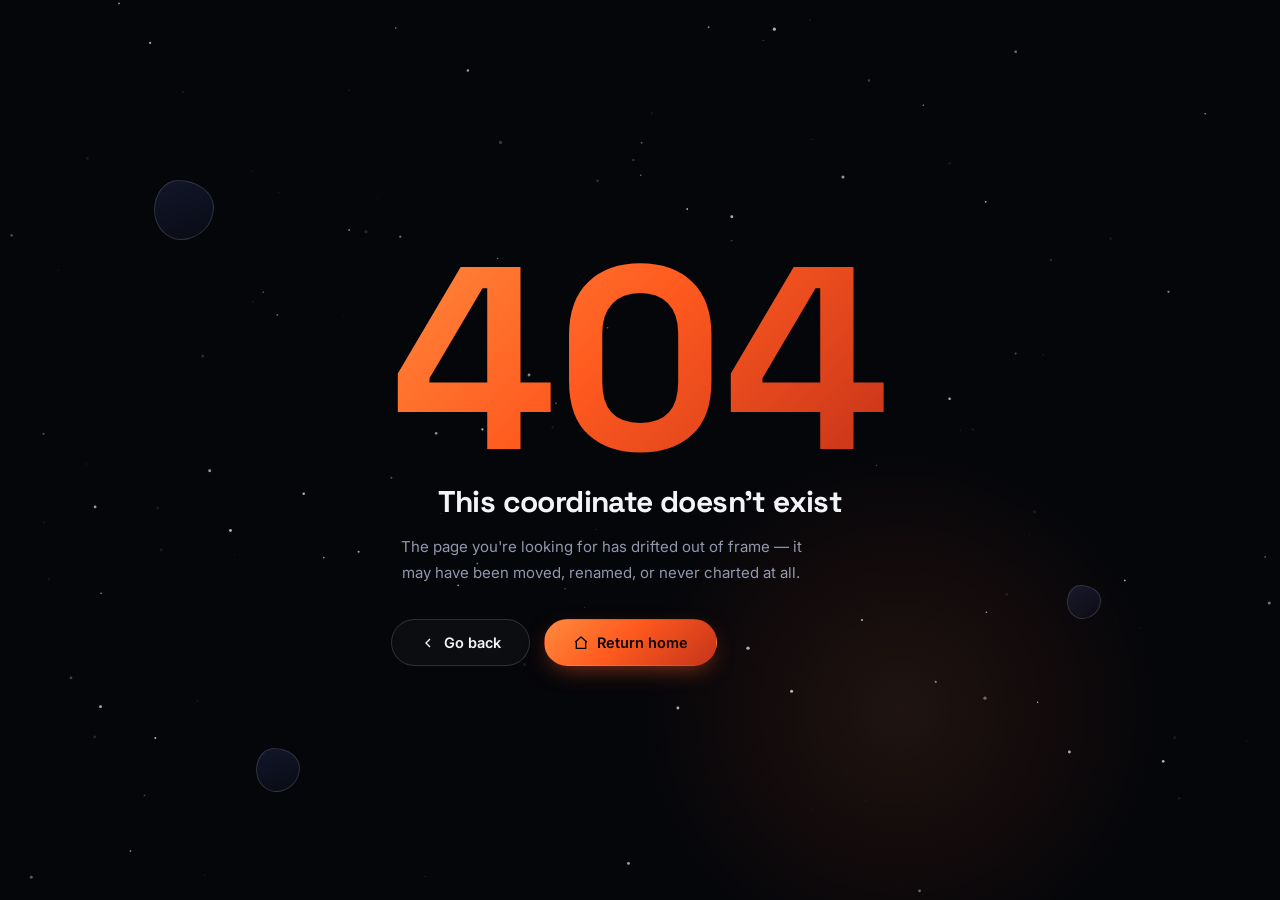
<file: 404error.html>
<!DOCTYPE html>
<html lang="en">
<head>
<meta charset="UTF-8">
<meta name="viewport" content="width=device-width, initial-scale=1.0">
<title>404 — Lost in space | Stackly</title>
<meta name="description" content="This page has drifted out of orbit.">
<link rel="icon" href="assets/logo.webp">
<link rel="stylesheet" href="css/style.css">
<link rel="stylesheet" href="css/animations.css">
<link rel="stylesheet" href="css/auth.css">
</head>
<body>

<div id="spotlight"></div>

<main class="error-shell" data-hero-in>
  <canvas class="starfield" data-density="140" style="position:fixed;"></canvas>

  <div class="drift-rock" style="top:20%; left:12%;"></div>
  <div class="drift-rock" style="width:34px; height:34px; top:65%; right:14%; animation-delay:-3s;"></div>
  <div class="drift-rock" style="width:44px; height:44px; bottom:12%; left:20%; animation-delay:-5s;"></div>

  <div style="position:relative; z-index:2;">
    <div class="error-code" data-hero-title>404</div>
    <h2>This coordinate doesn't exist</h2>
    <p>The page you're looking for has drifted out of frame — it may have been moved, renamed, or never charted at all.</p>
    <div class="error-actions">
      <button class="btn btn-ghost" data-go-back>
        <svg viewBox="0 0 24 24" fill="none" stroke="currentColor" stroke-width="2" style="width:16px;"><path d="M15 18l-6-6 6-6"/></svg>
        Go back
      </button>
      <a href="index.html" class="btn btn-primary">
        <svg viewBox="0 0 24 24" fill="none" stroke="currentColor" stroke-width="2" style="width:16px;"><path d="M3 11l9-8 9 8"/><path d="M5 10v10h14V10"/></svg>
        Return home
      </a>
    </div>
  </div>
</main>

 

<script src="https://cdnjs.cloudflare.com/ajax/libs/gsap/3.12.5/gsap.min.js"></script>
<script src="js/main.js"></script>
</body>
</html>
</file>
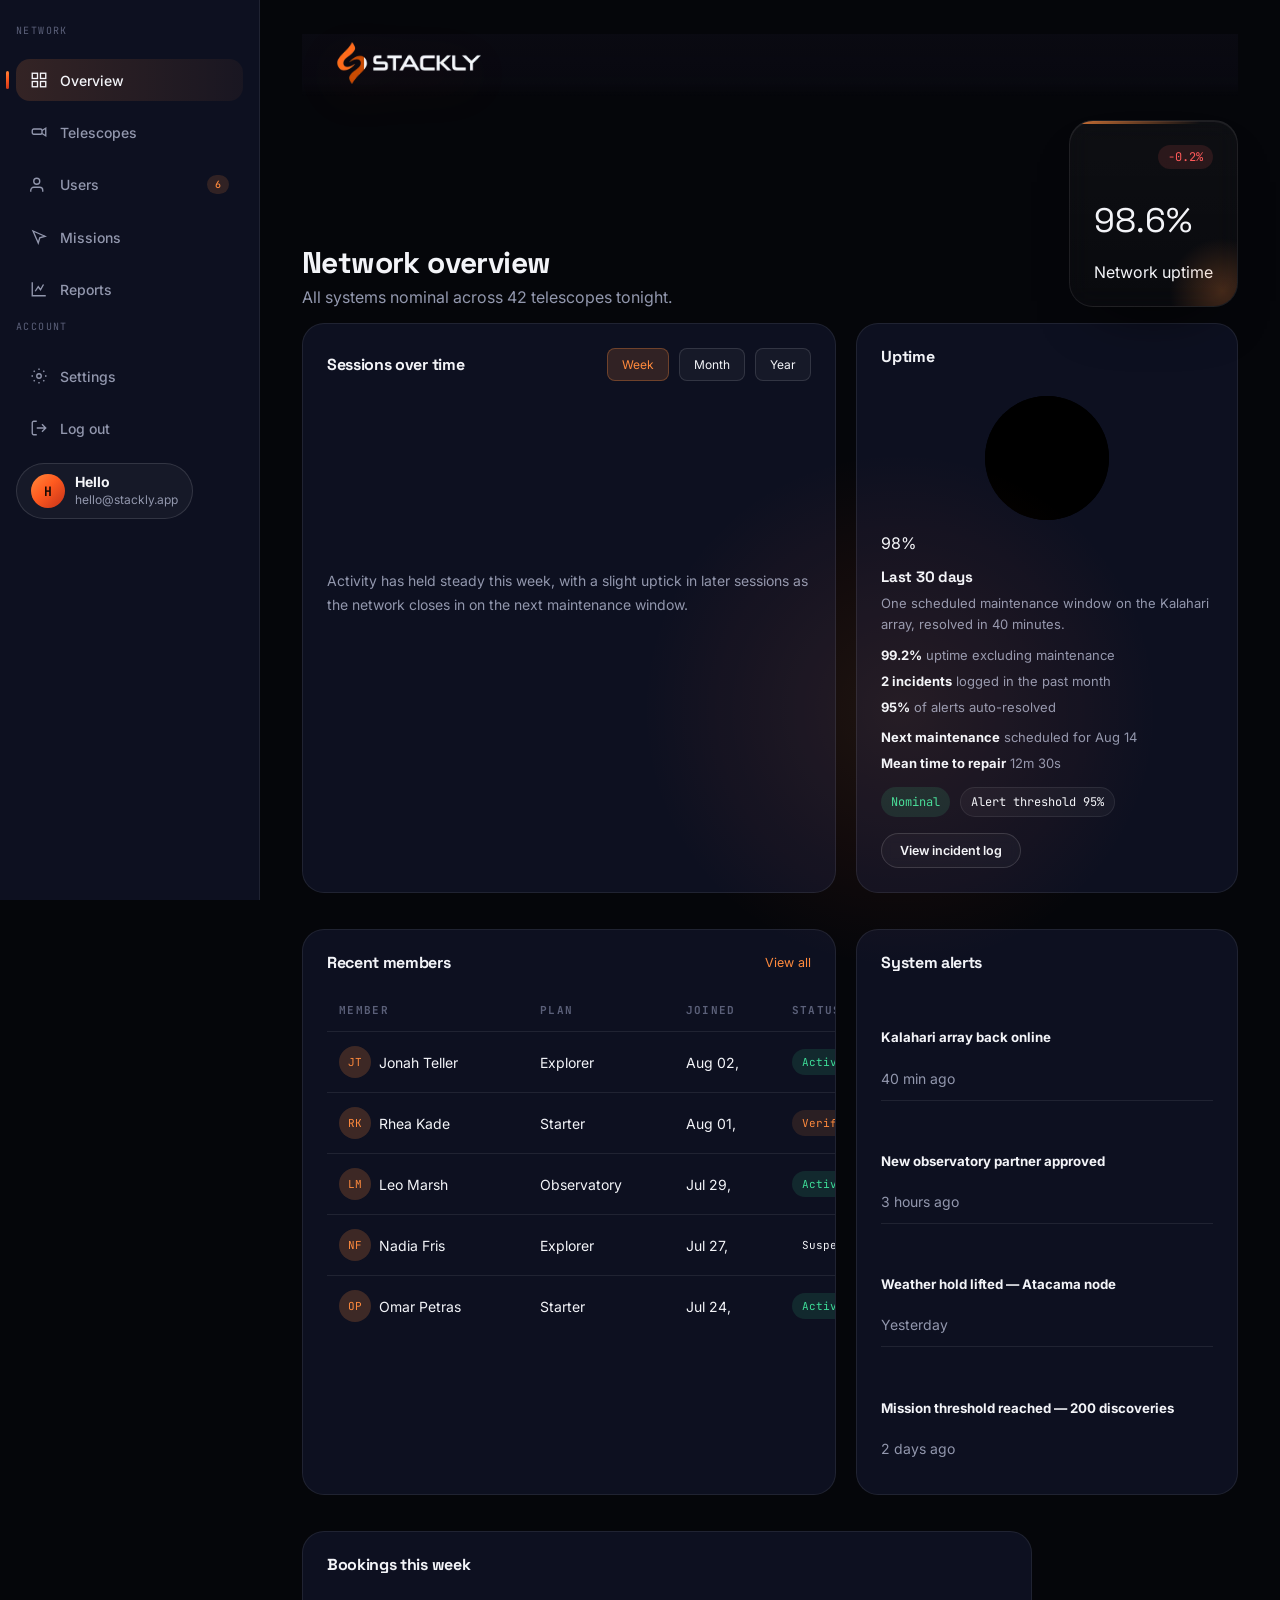
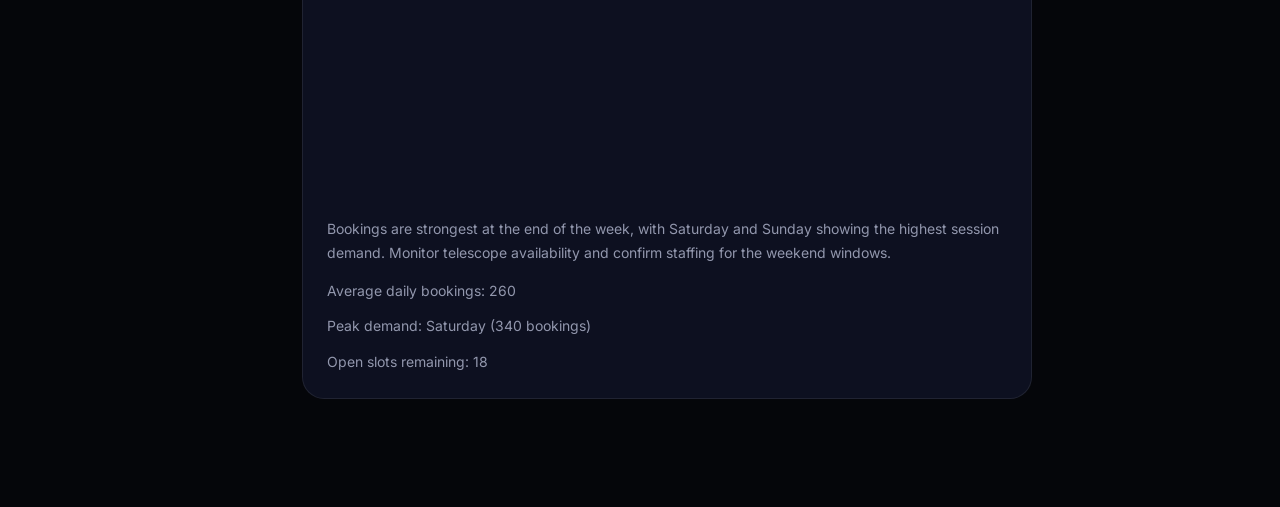
<file: admin.html>
<!DOCTYPE html>
<html lang="en">
<head>
<meta charset="UTF-8">
<meta name="viewport" content="width=device-width, initial-scale=1.0">
<title>Admin — Stackly</title>
<meta name="description" content="Network overview for Stackly administrators — telescopes, users, and missions.">
<link rel="icon" href="assets/logo.webp">
<link rel="stylesheet" href="css/style.css">
<link rel="stylesheet" href="css/animations.css">
<link rel="stylesheet" href="css/dashboard.css">
</head>
<body class="dash-body">

<div id="spotlight"></div>
<div class="sidebar-backdrop"></div>
<div class="dash-shell">
  <aside class="dash-sidebar" id="dashSidebar">
    <div class="side-label">Network</div>
    <button type="button" class="side-link active" data-section="overview"><svg viewBox="0 0 24 24" fill="none" stroke="currentColor" stroke-width="1.8"><rect x="3" y="3" width="7" height="7"/><rect x="14" y="3" width="7" height="7"/><rect x="14" y="14" width="7" height="7"/><rect x="3" y="14" width="7" height="7"/></svg>Overview</button>
    <button type="button" class="side-link" data-section="telescopes"><svg viewBox="0 0 24 24" fill="none" stroke="currentColor" stroke-width="1.8"><rect x="3" y="8" width="13" height="7" rx="2"/><path d="M16 10l5-3v10l-5-3"/></svg>Telescopes</button>
    <button type="button" class="side-link" data-section="users"><svg viewBox="0 0 24 24" fill="none" stroke="currentColor" stroke-width="1.8"><path d="M17 21v-2a4 4 0 00-4-4H5a4 4 0 00-4 4v2"/><circle cx="9" cy="7" r="4"/></svg>Users<span class="badge" data-animate-number>6</span></button>
    <button type="button" class="side-link" data-section="missions"><svg viewBox="0 0 24 24" fill="none" stroke="currentColor" stroke-width="1.8"><path d="M4 4l7 16 2-7 7-2z"/></svg>Missions</button>
    <button type="button" class="side-link" data-section="reports"><svg viewBox="0 0 24 24" fill="none" stroke="currentColor" stroke-width="1.8"><path d="M3 3v18h18"/><path d="M7 15l4-6 3 4 4-7"/></svg>Reports</button>
    <div class="side-label">Account</div>
    <button type="button" class="side-link" data-section="settings"><svg viewBox="0 0 24 24" fill="none" stroke="currentColor" stroke-width="1.8"><circle cx="12" cy="12" r="3"/><path d="M12 2v2M12 20v2M4.9 4.9l1.4 1.4M17.7 17.7l1.4 1.4M2 12h2M20 12h2M4.9 19.1l1.4-1.4M17.7 6.3l1.4-1.4"/></svg>Settings</button>
    <a href="login.html" class="side-link"><svg viewBox="0 0 24 24" fill="none" stroke="currentColor" stroke-width="1.8"><path d="M9 21H5a2 2 0 01-2-2V5a2 2 0 012-2h4"/><path d="M16 17l5-5-5-5M21 12H9"/></svg>Log out</a>
    <div class="profile-menu" style="margin-top:4px;">
      <button type="button" class="profile-trigger" aria-expanded="false">
        <span class="avatar">S</span>
        <span class="profile-label">
          <strong class="profile-name">Stackly user</strong>
          <span class="profile-email">hello@stackly.app</span>
        </span>
      </button>
      
    </div>
  </aside>

  <main class="dash-main">
    <div class="dash-brand-row">
      <img src="assets/logo.webp" alt="Stackly" class="dash-logo">
      <button class="sidebar-toggle" aria-label="Toggle menu"><span></span></button>
    </div>
    <section id="overview" class="dash-section active">
    <div class="dash-header">
      <div>
        <h1>Network overview</h1>
        <p>All systems nominal across <span data-animate-number>42</span> telescopes tonight.</p>
      </div>
      <div class="dash-header-actions">
        <div class="stat-card">
          <div class="stat-top"><div class="icon"><svg viewBox="0 0 24 24" fill="none" stroke="currentColor" stroke-width="1.6"><path d="M4 4l7 16 2-7 7-2z"/></svg></div><span class="delta down" data-animate-number>-0.2%</span></div>
          <div class="num" data-animate-number>98.6%</div>
          <div class="label">Network uptime</div>
        </div>
      </div>

      <div class="dash-grid">
        <div class="panel">
          <div class="panel-head">
            <h3>Sessions over time</h3>
            <div class="tabs"><button class="active">Week</button><button>Month</button><button>Year</button></div>
          </div>
          <div class="chart-wrap"><canvas data-chart="area" data-points="[210,240,225,260,255,290,275,310,300,330,317,340]"></canvas></div>
          <p style="margin-top:16px; color:var(--text-muted); font-size:14px; line-height:1.7;">Activity has held steady this week, with a slight uptick in later sessions as the network closes in on the next maintenance window.</p>
        </div>
        <div class="panel">
          <div class="panel-head"><h3>Uptime</h3></div>
          <div class="orbit-progress">
            <div class="orbit-ring" data-pct="98">
              <svg width="150" height="150" viewBox="0 0 150 150">
                <defs><linearGradient id="ringGrad" x1="0" y1="0" x2="1" y2="1"><stop offset="0%" stop-color="#ff8a3d"/><stop offset="100%" stop-color="#c4321a"/></linearGradient></defs>
                <circle class="bg" cx="75" cy="75" r="62"/>
                <circle class="fg" cx="75" cy="75" r="62"/>
              </svg>
                <div class="orbit-ring-label" data-animate-number>98%</div>
            </div>
            <div>
              <h4 style="font-size:15px;">Last 30 days</h4>
              <p style="color:var(--text-muted); font-size:13px; margin-top:8px; line-height:1.6;">One scheduled maintenance window on the Kalahari array, resolved in 40 minutes.</p>
              <div style="margin-top:12px; display:grid; gap:10px; font-size:13px; color:var(--text-muted);">
                <div><strong style="color:var(--text);">99.2%</strong> uptime excluding maintenance</div>
                <div><strong style="color:var(--text);">2 incidents</strong> logged in the past month</div>
                <div><strong style="color:var(--text);">95%</strong> of alerts auto-resolved</div>
              </div>
              <div style="margin-top:14px; display:grid; gap:10px; font-size:13px; color:var(--text-muted);">
                <div><strong style="color:var(--text);">Next maintenance</strong> scheduled for Aug 14</div>
                <div><strong style="color:var(--text);">Mean time to repair</strong> 12m 30s</div>
              </div>
              <div style="margin-top:16px; display:flex; gap:10px; flex-wrap:wrap;">
                <span class="pill active" style="font-size:12px; padding:6px 10px;">Nominal</span>
                <span class="pill" style="font-size:12px; padding:6px 10px; background:rgba(255,255,255,.04); color:var(--text); border:1px solid rgba(255,255,255,.08);">Alert threshold 95%</span>
              </div>
              <a href="404error.html" class="btn btn-ghost" style="margin-top:16px; padding:9px 18px; font-size:12.5px;">View incident log</a>
            </div>
          </div>
        </div>
      </div>

      <div class="dash-grid" style="margin-top:20px;">
        <div class="panel panel-table">
          <div class="panel-head"><h3>Recent members</h3><a href="404error.html" style="font-size:12.5px; color:var(--flame-1);">View all</a></div>
          <table class="dash-table">
            <thead><tr><th>Member</th><th>Plan</th><th>Joined</th><th>Status</th></tr></thead>
            <tbody>
              <tr><td><div class="user-cell"><span class="mini-avatar">JT</span>Jonah Teller</div></td><td>Explorer</td><td>Aug 02,</td><td><span class="pill active">Active</span></td></tr>
              <tr><td><div class="user-cell"><span class="mini-avatar">RK</span>Rhea Kade</div></td><td>Starter</td><td>Aug 01,</td><td><span class="pill pending">Verifying</span></td></tr>
              <tr><td><div class="user-cell"><span class="mini-avatar">LM</span>Leo Marsh</div></td><td>Observatory</td><td>Jul 29,</td><td><span class="pill active">Active</span></td></tr>
              <tr><td><div class="user-cell"><span class="mini-avatar">NF</span>Nadia Fris</div></td><td>Explorer</td><td>Jul 27,</td><td><span class="pill suspended">Suspended</span></td></tr>
              <tr><td><div class="user-cell"><span class="mini-avatar">OP</span>Omar Petras</div></td><td>Starter</td><td>Jul 24, </td><td><span class="pill active">Active</span></td></tr>
            </tbody>
          </table>
        </div>
        <div class="panel">
          <div class="panel-head"><h3>System alerts</h3></div>
          <div class="activity-list">
            <div class="activity-item"><div class="activity-dot"></div><div><h5>Kalahari array back online</h5><span>40 min ago</span></div></div>
            <div class="activity-item"><div class="activity-dot"></div><div><h5>New observatory partner approved</h5><span>3 hours ago</span></div></div>
            <div class="activity-item"><div class="activity-dot"></div><div><h5>Weather hold lifted — Atacama node</h5><span>Yesterday</span></div></div>
            <div class="activity-item"><div class="activity-dot"></div><div><h5>Mission threshold reached — 200 discoveries</h5><span>2 days ago</span></div></div>
          </div>
        </div>
      </div>

      <div class="panel" style="margin-top:20px;">
        <div class="panel-head"><h3>Bookings this week</h3></div>
        <div class="chart-wrap" style="height:200px;"><canvas data-chart="bars" data-points="[180,240,205,260,290,340,300]" data-labels='["Mon","Tue","Wed","Thu","Fri","Sat","Sun"]'></canvas></div>
        <div class="panel-copy" style="margin-top:18px; color:var(--text-muted); font-size:14px; line-height:1.7;">
          <p>Bookings are strongest at the end of the week, with Saturday and Sunday showing the highest session demand. Monitor telescope availability and confirm staffing for the weekend windows.</p>
          <ul class="quick-list" style="margin-top:14px;">
            <li>Average daily bookings: 260</li>
            <li>Peak demand: Saturday (340 bookings)</li>
            <li>Open slots remaining: 18</li>
          </ul>
        </div>
      </div>
    </section>

    <section id="telescopes" class="dash-section">
      <div class="dash-header" style="margin-bottom:22px;">
        <div>
          <h2>Telescopes</h2>
          <p>Manage active instruments, health checks, and network coverage.</p>
        </div>
      </div>
      <div class="stat-grid">
        <div class="stat-card">
          <div class="stat-top"><div class="icon"><svg viewBox="0 0 24 24" fill="none" stroke="currentColor" stroke-width="1.6"><rect x="3" y="8" width="13" height="7" rx="2"/><path d="M16 10l5-3v10l-5-3"/></svg></div></div>
          <div class="num">12</div>
          <div class="label">Online instruments</div>
        </div>
        <div class="stat-card">
          <div class="stat-top"><div class="icon"><svg viewBox="0 0 24 24" fill="none" stroke="currentColor" stroke-width="1.6"><path d="M4 4l7 16 2-7 7-2z"/></svg></div></div>
          <div class="num">7</div>
          <div class="label">Under maintenance</div>
        </div>
        <div class="stat-card">
          <div class="stat-top"><div class="icon"><svg viewBox="0 0 24 24" fill="none" stroke="currentColor" stroke-width="1.6"><circle cx="12" cy="12" r="9"/></svg></div></div>
          <div class="num">95%</div>
          <div class="label">Uptime average</div>
        </div>
      </div>
      <div class="panel panel-table" style="margin-top:20px;">
        <div class="panel-head"><h3>Instrument status</h3></div>
        <table class="dash-table">
          <thead><tr><th>Location</th><th>Model</th><th>Status</th><th>Next check</th></tr></thead>
          <tbody>
            <tr><td>Atacama</td><td>Dark Sky Node</td><td><span class="pill active">Online</span></td><td>Aug 07</td></tr>
            <tr><td>Mauna Kea</td><td>High-Res Reflector</td><td><span class="pill active">Online</span></td><td>Aug 08</td></tr>
            <tr><td>Kalahari</td><td>Widefield Array</td><td><span class="pill pending">Calibration</span></td><td>Aug 10</td></tr>
            <tr><td>Canary</td><td>Narrowband Scope</td><td><span class="pill active">Online</span></td><td>Aug 09</td></tr>
          </tbody>
        </table>
      </div>
    </section>

    <section id="users" class="dash-section">
      <div class="dash-header" style="margin-bottom:22px;">
        <div>
          <h2>Users</h2>
          <p>Track members, plans, and recent onboarding activity.</p>
        </div>
      </div>
      <div class="stat-grid">
        <div class="stat-card">
          <div class="stat-top"><div class="icon"><svg viewBox="0 0 24 24" fill="none" stroke="currentColor" stroke-width="1.6"><circle cx="12" cy="8" r="4"/></svg></div></div>
          <div class="num">6</div>
          <div class="label">New this week</div>
        </div>
        <div class="stat-card">
          <div class="stat-top"><div class="icon"><svg viewBox="0 0 24 24" fill="none" stroke="currentColor" stroke-width="1.6"><path d="M12 2l8 20H4z"/></svg></div></div>
          <div class="num">18,204</div>
          <div class="label">Total members</div>
        </div>
        <div class="stat-card">
          <div class="stat-top"><div class="icon"><svg viewBox="0 0 24 24" fill="none" stroke="currentColor" stroke-width="1.6"><path d="M4 12h16"/><path d="M12 4v16"/></svg></div></div>
          <div class="num">3</div>
          <div class="label">Suspended</div>
        </div>
      </div>
      <div class="panel panel-table" style="margin-top:20px;">
        <div class="panel-head"><h3>Recent signups</h3></div>
        <table class="dash-table">
          <thead><tr><th>Name</th><th>Plan</th><th>Joined</th><th>Status</th></tr></thead>
          <tbody>
            <tr><td>Jonah Teller</td><td>Explorer</td><td>Aug 02</td><td><span class="pill active">Active</span></td></tr>
            <tr><td>Rhea Kade</td><td>Starter</td><td>Aug 01</td><td><span class="pill pending">Verifying</span></td></tr>
            <tr><td>Nadia Fris</td><td>Explorer</td><td>Jul 27</td><td><span class="pill suspended">Suspended</span></td></tr>
          </tbody>
        </table>
      </div>
    </section>

    <section id="missions" class="dash-section">
      <div class="dash-header" style="margin-bottom:22px;">
        <div>
          <h2>Missions</h2>
          <p>Monitor live goals, discoveries, and mission health.</p>
        </div>
      </div>
      <div class="stat-grid">
        <div class="stat-card">
          <div class="stat-top"><div class="icon"><svg viewBox="0 0 24 24" fill="none" stroke="currentColor" stroke-width="1.6"><path d="M12 2l7 7-7 7-7-7z"/></svg></div></div>
          <div class="num">8</div>
          <div class="label">Active missions</div>
        </div>
        <div class="stat-card">
          <div class="stat-top"><div class="icon"><svg viewBox="0 0 24 24" fill="none" stroke="currentColor" stroke-width="1.6"><path d="M3 3v18h18"/><path d="M7 15l4-6 3 4 4-7"/></svg></div></div>
          <div class="num">27</div>
          <div class="label">Milestones hit</div>
        </div>
        <div class="stat-card">
          <div class="stat-top"><div class="icon"><svg viewBox="0 0 24 24" fill="none" stroke="currentColor" stroke-width="1.6"><circle cx="12" cy="12" r="9"/></svg></div></div>
          <div class="num">94%</div>
          <div class="label">Success rate</div>
        </div>
      </div>
      <div class="panel" style="margin-top:20px;">
        <div class="panel-head"><h3>Mission updates</h3></div>
        <div class="activity-list">
          <div class="activity-item"><div class="activity-dot"></div><div><h5>Survey campaign reached 80% completion.</h5><span>1 hour ago</span></div></div>
          <div class="activity-item"><div class="activity-dot"></div><div><h5>New discovery review queued for approval.</h5><span>Today</span></div></div>
          <div class="activity-item"><div class="activity-dot"></div><div><h5>Calibration completed for the Nebula survey.</h5><span>Yesterday</span></div></div>
        </div>
      </div>
    </section>

    <section id="reports" class="dash-section">
      <div class="dash-header" style="margin-bottom:22px;">
        <div>
          <h2>Reports</h2>
          <p>View network summaries, alert logs, and performance analytics.</p>
        </div>
      </div>
      <div class="stat-grid">
        <div class="stat-card">
          <div class="stat-top"><div class="icon"><svg viewBox="0 0 24 24" fill="none" stroke="currentColor" stroke-width="1.6"><path d="M3 3h18v18H3z"/></svg></div></div>
          <div class="num">12</div>
          <div class="label">Reports generated</div>
        </div>
        <div class="stat-card">
          <div class="stat-top"><div class="icon"><svg viewBox="0 0 24 24" fill="none" stroke="currentColor" stroke-width="1.6"><path d="M12 2l8 20H4z"/></svg></div></div>
          <div class="num">4</div>
          <div class="label">High-priority alerts</div>
        </div>
        <div class="stat-card">
          <div class="stat-top"><div class="icon"><svg viewBox="0 0 24 24" fill="none" stroke="currentColor" stroke-width="1.6"><circle cx="12" cy="12" r="9"/></svg></div></div>
          <div class="num">98%</div>
          <div class="label">Data accuracy</div>
        </div>
      </div>
      <div class="panel" style="margin-top:20px;">
        <div class="panel-head"><h3>Recent report actions</h3></div>
        <div class="activity-list">
          <div class="activity-item"><div class="activity-dot"></div><div><h5>Distributed last night’s telescope utilization report.</h5><span>2 hours ago</span></div></div>
          <div class="activity-item"><div class="activity-dot"></div><div><h5>Published the monthly uptime summary.</h5><span>Yesterday</span></div></div>
          <div class="activity-item"><div class="activity-dot"></div><div><h5>Auto-scan completed for system anomalies.</h5><span>3 days ago</span></div></div>
        </div>
      </div>
    </section>

    <section id="settings" class="dash-section">
      <div class="dash-header" style="margin-bottom:22px;">
        <div>
          <h2>Settings</h2>
          <p>Update your admin profile and notification preferences.</p>
        </div>
      </div>
      <div class="dash-grid">
        <div class="panel">
          <div class="panel-head"><h3>Profile</h3></div>
          <div style="display:grid; gap:16px; font-size:14px; color:var(--text-muted);">
            <div><strong>Name:</strong> Devon Cole</div>
            <div><strong>Email:</strong> <span class="user-email">devon@stackly.app</span></div>
            <div><strong>Role:</strong> Administrator</div>
            <div><strong>Timezone:</strong> UTC+1</div>
          </div>
        </div>
        <div class="panel">
          <div class="panel-head"><h3>Preferences</h3></div>
          <div style="display:grid; gap:14px; font-size:14px; color:var(--text-muted);">
            <div><strong>Notifications:</strong> Email and SMS enabled</div>
            <div><strong>Two-factor auth:</strong> Enabled</div>
            <div><strong>Language:</strong> English</div>
            <a href="404error.html" class="btn btn-ghost" style="padding:10px 18px; font-size:13px;">Edit settings</a>
          </div>
        </div>
      </div>
    </section>
  </main>
</div>

<script src="js/main.js"></script>
<script src="js/dashboard.js"></script>
</body>
</html>
</file>
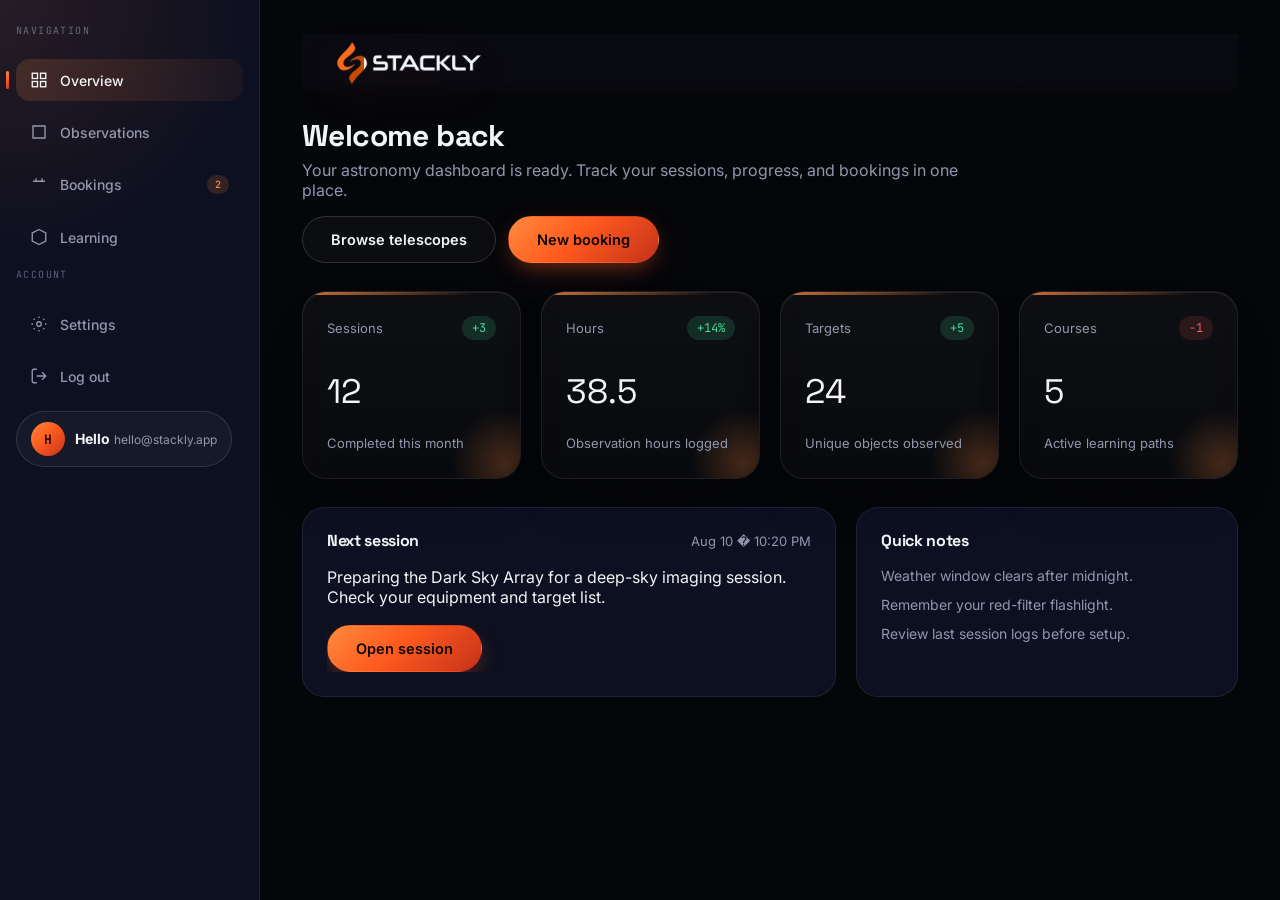
<file: dashboard.html>
<!DOCTYPE html>
<html lang="en">
<head>
  <meta charset="UTF-8">
  <meta name="viewport" content="width=device-width, initial-scale=1.0">
  <title>Dashboard � Stackly</title>
  <meta name="description" content="Your Stackly dashboard for observations, bookings, and progress.">
  <link rel="icon" href="assets/logo.webp">
  <link rel="stylesheet" href="css/style.css">
  <link rel="stylesheet" href="css/animations.css">
  <link rel="stylesheet" href="css/dashboard.css">
</head>
<body class="dash-body">
  <div id="spotlight"></div>
  <div class="sidebar-backdrop"></div>
  <div class="dash-shell">
    <aside class="dash-sidebar" id="dashSidebar" aria-label="Dashboard navigation">
      <div class="side-label">Navigation</div>
      <button type="button" class="side-link active" data-section="overview"><svg viewBox="0 0 24 24" fill="none" stroke="currentColor" stroke-width="1.8"><rect x="3" y="3" width="7" height="7"/><rect x="14" y="3" width="7" height="7"/><rect x="14" y="14" width="7" height="7"/><rect x="3" y="14" width="7" height="7"/></svg>Overview</button>
      <button type="button" class="side-link" data-section="observations"><svg viewBox="0 0 24 24" fill="none" stroke="currentColor" stroke-width="1.8"><path d="M4 4h16v16H4z"/></svg> <a href="404error.html">Observations</a></button>
      <button type="button" class="side-link" data-section="bookings"><svg viewBox="0 0 24 24" fill="none" stroke="currentColor" stroke-width="1.8"><path d="M4 7h16M8 3v4M16 3v4"/></svg> <a href="404error.html">Bookings</a><span class="badge">2</span></button>
      <button type="button" class="side-link" data-section="learning"><svg viewBox="0 0 24 24" fill="none" stroke="currentColor" stroke-width="1.8"><path d="M12 2l9 4.5v11L12 22 3 17.5v-11z"/></svg>Learning</button>
      <div class="side-label">Account</div>
      <button type="button" class="side-link" data-section="settings"><svg viewBox="0 0 24 24" fill="none" stroke="currentColor" stroke-width="1.8"><circle cx="12" cy="12" r="3"/><path d="M12 2v2M12 20v2M4.9 4.9l1.4 1.4M17.7 17.7l1.4 1.4M2 12h2M20 12h2M4.9 19.1l1.4-1.4M17.7 6.3l1.4-1.4"/></svg>Settings</button>
      <a href="login.html" class="side-link"><svg viewBox="0 0 24 24" fill="none" stroke="currentColor" stroke-width="1.8"><path d="M9 21H5a2 2 0 01-2-2V5a2 2 0 012-2h4"/><path d="M16 17l5-5-5-5M21 12H9"/></svg>Log out</a>
      <div class="profile-menu" style="margin-top:4px;">
        <button type="button" class="profile-trigger" aria-expanded="false">
          <span class="avatar">S</span>
          <span class="profile-label">
           <a href="404error.html"> <strong class="profile-name">Stackly user</strong>
            <span class="profile-email">hello@stackly.app</span> </a>
          </span>
        </button>
        
      </div>
    </aside>

    <main class="dash-main">
      <div class="dash-brand-row">
        <img src="assets/logo.webp" alt="Stackly" class="dash-logo">
        <button class="sidebar-toggle" aria-label="Toggle menu"><span></span></button>
      </div>
      <div class="dash-header">
        <div>
          <h1>Welcome back</h1>
          <p>Your astronomy dashboard is ready. Track your sessions, progress, and bookings in one place.</p>
        </div>
        <div class="dash-header-actions">
          <a href="404error.html" class="btn btn-ghost">Browse telescopes</a>
          <button class="btn btn-primary"> <a href="404error.html">New booking </a></button>
        </div>
      </div>

      <section id="overview" class="dash-section active">
        <div class="stat-grid">
          <article class="stat-card">
            <div class="stat-top"><span>Sessions</span><span class="delta up">+3</span></div>
            <div class="num">12</div>
            <p>Completed this month</p>
          </article>
          <article class="stat-card">
            <div class="stat-top"><span>Hours</span><span class="delta up">+14%</span></div>
            <div class="num">38.5</div>
            <p>Observation hours logged</p>
          </article>
          <article class="stat-card">
            <div class="stat-top"><span>Targets</span><span class="delta up">+5</span></div>
            <div class="num">24</div>
            <p>Unique objects observed</p>
          </article>
          <article class="stat-card">
            <div class="stat-top"><span>Courses</span><span class="delta down">-1</span></div>
            <div class="num">5</div>
            <p>Active learning paths</p>
          </article>
        </div>

        <div class="dash-grid">
          <section class="panel">
            <div class="panel-head"><h3>Next session</h3><span>Aug 10 � 10:20 PM</span></div>
            <p>Preparing the Dark Sky Array for a deep-sky imaging session. Check your equipment and target list.</p>
            <div class="panel-cta"><button class="btn btn-primary"> <a href="404error.html">Open session</a></button></div>
          </section>
          <section class="panel">
            <div class="panel-head"><h3>Quick notes</h3></div>
            <ul class="quick-list">
              <li>Weather window clears after midnight.</li>
              <li>Remember your red-filter flashlight.</li>
              <li>Review last session logs before setup.</li>
            </ul>
          </section>
        </div>
      </section>

      <section id="observations" class="dash-section">
        <div class="dash-section-header">
          <h2>Observation log</h2>
          <p>All recent sessions and target notes in one place.</p>
        </div>
        <div class="dash-grid">
          <section class="panel panel-table">
            <div class="panel-head"><h3>Recent logs</h3></div>
            <table class="dash-table">
              <thead><tr><th>Target</th><th>Date</th><th>Status</th></tr></thead>
              <tbody>
                <tr><td>Orion Nebula</td><td>Aug 04</td><td><span class="pill active">Complete</span></td></tr>
                <tr><td>Jupiter</td><td>Aug 01</td><td><span class="pill active">Logged</span></td></tr>
                <tr><td>Andromeda</td><td>Jul 28</td><td><span class="pill pending">Review</span></td></tr>
              </tbody>
            </table>
          </section>
          <section class="panel">
            <div class="panel-head"><h3>Sky notes</h3></div>
            <div class="activity-list">
              <div class="activity-item"><strong>Good seeing</strong><span>Thin clouds, stable transparency.</span></div>
              <div class="activity-item"><strong>Technique</strong><span>Tested new filter sequence on M31.</span></div>
              <div class="activity-item"><strong>Reminder</strong><span>Align guider before imaging.</span></div>
            </div>
          </section>
        </div>
      </section>

      <section id="bookings" class="dash-section">
        <div class="dash-section-header">
          <h2>Bookings</h2>
          <p>Upcoming reservations and weather-sensitive sessions.</p>
        </div>
        <div class="dash-grid">
          <section class="panel panel-table">
            <div class="panel-head"><h3>Upcoming bookings</h3></div>
            <table class="dash-table">
              <thead><tr><th>Target</th><th>Telescope</th><th>Date</th><th>Status</th></tr></thead>
              <tbody>
                <tr><td>Saturn</td><td>Lowell Reflector</td><td>Aug 10</td><td><span class="pill active">Confirmed</span></td></tr>
                <tr><td>Veil Nebula</td><td>Atacama Array</td><td>Aug 15</td><td><span class="pill pending">Pending</span></td></tr>
                <tr><td>Andromeda</td><td>Southern Node</td><td>Aug 20</td><td><span class="pill active">Confirmed</span></td></tr>
              </tbody>
            </table>
          </section>
          <section class="panel">
            <div class="panel-head"><h3>Booking tips</h3></div>
            <ul class="quick-list">
              <li>Confirm sky conditions 24 hours ahead.</li>
              <li>Pack a dew heater and extra batteries.</li>
              <li>Review your target checklist before launch.</li>
            </ul>
          </section>
        </div>
      </section>

      <section id="learning" class="dash-section">
        <div class="dash-section-header">
          <h2>Learning</h2>
          <p>Track your courses, progress, and upcoming lessons.</p>
        </div>
        <div class="stat-grid">
          <article class="stat-card">
            <div class="stat-top"><span>Active courses</span></div>
            <div class="num">4</div>
          </article>
          <article class="stat-card">
            <div class="stat-top"><span>Progress</span></div>
            <div class="num">72%</div>
          </article>
          <article class="stat-card">
            <div class="stat-top"><span>Next lesson</span></div>
            <div class="num">Narrowband imaging</div>
          </article>
        </div>
        <div class="dash-grid">
          <section class="panel">
            <div class="panel-head"><h3>Current track</h3></div>
            <div class="activity-list">
              <div class="activity-item"><strong>Narrowband imaging</strong><span>3 of 5 lessons complete.</span></div>
              <div class="activity-item"><strong>Astrophotography</strong><span>Next lesson unlocks Friday.</span></div>
            </div>
          </section>
          <section class="panel">
            <div class="panel-head"><h3>Achievements</h3></div>
            <ul class="quick-list">
              <li>Badge earned: Filter Master</li>
              <li>Badge earned: Night Planner</li>
            </ul>
          </section>
        </div>
      </section>

      <section id="settings" class="dash-section">
        <div class="dash-section-header">
          <h2>Settings</h2>
          <p>Update your account and notification preferences.</p>
        </div>
        <div class="dash-grid">
          <section class="panel">
            <div class="panel-head"><h3>Profile</h3></div>
            <div class="details-grid">
              <div><strong>Name</strong><span class="profile-name">Amara Solis</span></div>
              <div><strong>Email</strong><span class="user-email">amara@stackly.app</span></div>
              <div><strong>Member since</strong><span>Jan 2024</span></div>
            </div>
          </section>
          <section class="panel">
            <div class="panel-head"><h3>Preferences</h3></div>
            <div class="details-grid">
              <div><strong>Dark mode</strong><span>Enabled</span></div>
              <div><strong>Notifications</strong><span>Email and push</span></div>
              <div><strong>Language</strong><span>English</span></div>
            </div>
          </section>
        </div>
      </section>
    </main>
  </div>

  <script src="js/dashboard.js"></script>
</body>
</html>
</file>
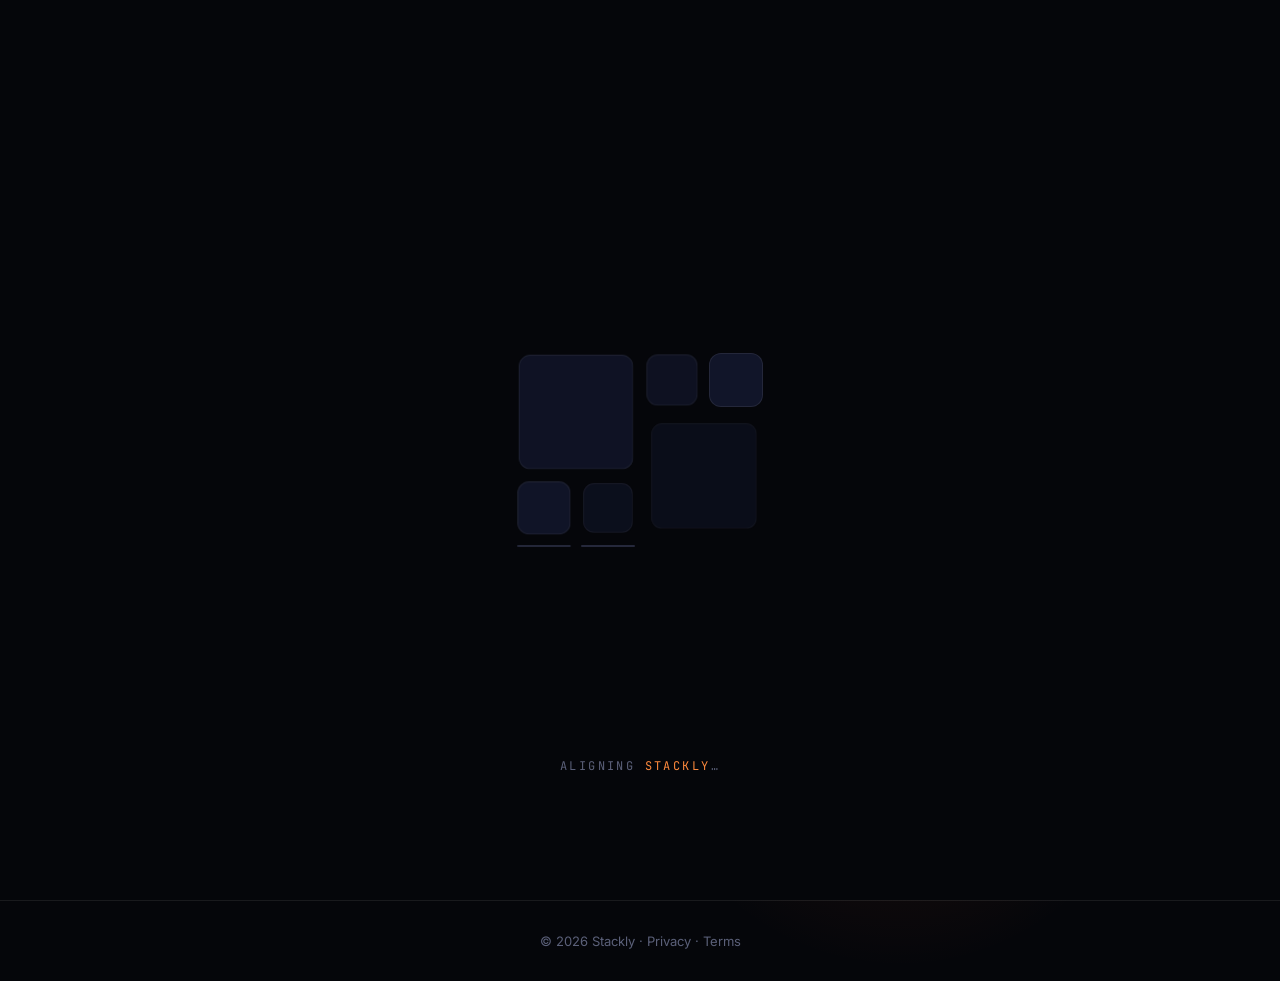
<file: login.html>
<!DOCTYPE html>
<html lang="en">
<head>
<meta charset="UTF-8">
<meta name="viewport" content="width=device-width, initial-scale=1.0">
<title>Log in — Stackly</title>
<meta name="description" content="Log in to your Stackly account to book telescope sessions and access your archive.">
<link rel="icon" href="assets/logo.webp">
<link rel="stylesheet" href="css/style.css">
<link rel="stylesheet" href="css/animations.css">
<link rel="stylesheet" href="css/auth.css">
</head>
<body>

<div id="preloader">
  <div class="bento-loader"><span></span><span></span><span></span><span></span><span></span><span></span><span></span><span></span></div>
  <div class="loader-caption">Aligning <em>Stackly</em>…</div>
</div>
<div id="spotlight"></div>

<!-- minimal back header for auth pages -->


<main class="auth-shell">

  <div class="auth-visual">
    <canvas class="starfield" data-density="110"></canvas>
    <div class="auth-planet"></div>
    <div class="auth-copy">
      <div class="eyebrow">Welcome back</div>
      <h2>Your telescopes are exactly where you left them</h2>
      <p>Pick up a saved session, check your archive, or book tonight's clear-sky window.</p>
    </div>
  </div>

  <div class="auth-form-side">
    <div class="auth-box">
    <div class="brand-sm"><img src="assets/logo.webp" alt=""></div>
    <button type="button" class="page-back" onclick="window.location.href='index.html'" aria-label="Go back">← Back</button>
    <h1>Log in</h1>
      <p class="sub">Enter your details to access your dashboard.</p>

      <form data-validate novalidate data-redirect="dashboard.html">
        <div class="auth-mode-row">
          <button type="button" class="mode-btn admin-mode">Admin</button>
          <button type="button" class="mode-btn public-mode">Public</button>
        </div>
        <input type="hidden" name="authMode" value="">
        <div class="field">
          <label for="lemail">Email address</label>
          <input type="email" id="lemail" data-rule="email" placeholder="name@gmail.com" required>
          <div class="field-error">Enter a valid email address, e.g. name@gmail.com</div>
        </div>
        <div class="field">
          <label for="lpass">Password</label>
          <div class="pw-wrap">
            <input type="password" id="lpass" data-rule="password" placeholder="At least 8 characters" required>
            <button type="button" class="pw-toggle" aria-label="Show password">
              <svg viewBox="0 0 24 24" fill="none" stroke="currentColor" stroke-width="1.8"><path d="M1 12s4-7 11-7 11 7 11 7-4 7-11 7-11-7-11-7Z"/><circle cx="12" cy="12" r="3"/></svg>
            </button>
          </div>
          <div class="field-error">Password must be at least 8 characters.</div>
        </div>
        <div class="remember-row">
          <label class="checkbox-row"><input type="checkbox"> Remember me</label>
          <a href="404error.html">Forgot password?</a>
        </div>
        <button type="submit" class="btn btn-primary btn-block" data-label="Log in">Log in</button>
        <div class="form-success"><span>✓</span> Welcome back — redirecting to your dashboard…</div>
      </form>

      <div class="auth-divider">or continue with</div>
      <div class="social-row">
        <!-- <button class="social-btn"><svg viewBox="0 0 24 24" fill="none" stroke="currentColor" stroke-width="1.8"><circle cx="12" cy="12" r="9"/><path d="M3 12h18M12 3a13 13 0 010 18"/></svg>Google</button> -->
        <!-- <button class="social-btn"><svg viewBox="0 0 24 24" fill="none" stroke="currentColor" stroke-width="1.8"><path d="M4 4l16 16M20 4L4 20"/></svg>Apple</button> -->
      </div>

      <p class="auth-foot-link">Don't have an account? <a href="signup.html">Create one</a></p>
    </div>
  </div>

</main>

<footer style="text-align:center; padding:32px 0; color:var(--text-faint); font-size:13px; border-top:1px solid var(--line);">
  © <span data-year></span> Stackly · <a href="404error.html" style="color:var(--text-faint);">Privacy</a> · <a href="404error.html" style="color:var(--text-faint);">Terms</a>
</footer>

<script src="https://cdnjs.cloudflare.com/ajax/libs/gsap/3.12.5/gsap.min.js"></script>
<script src="js/main.js"></script>
<script src="js/validation.js"></script>
</body>
</html>
</file>
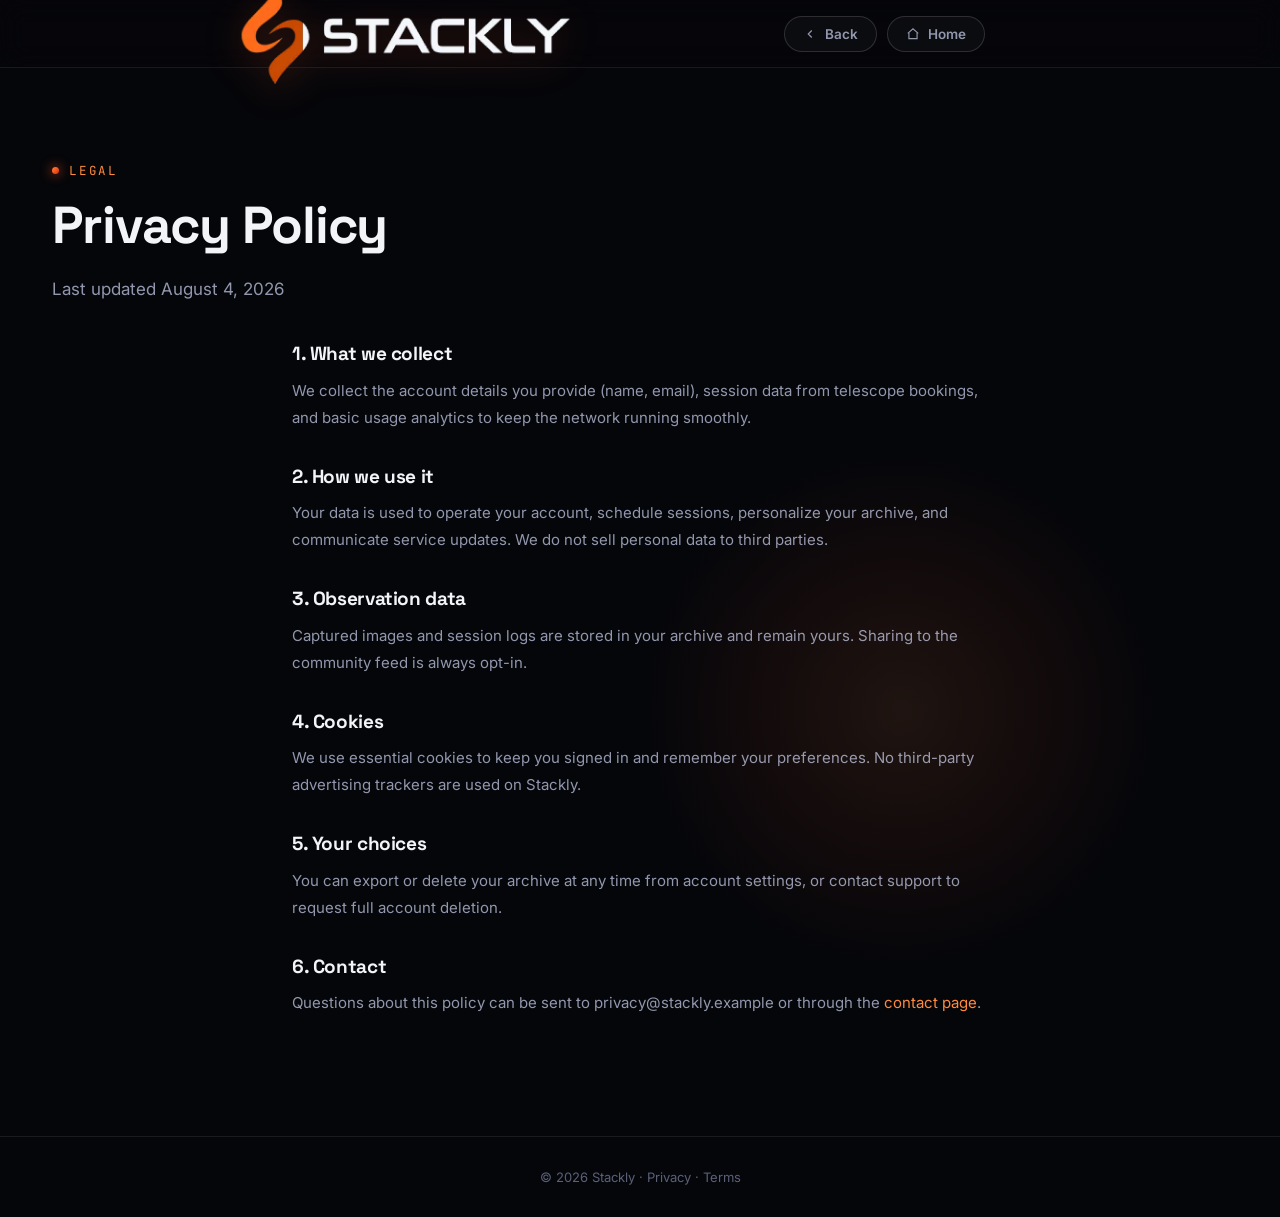
<file: privacy.html>
<!DOCTYPE html>
<html lang="en">
<head>
<meta charset="UTF-8">
<meta name="viewport" content="width=device-width, initial-scale=1.0">
<title>Privacy Policy — Stackly</title>
<link rel="icon" href="assets/logo.webp">
<link rel="stylesheet" href="css/style.css">
<link rel="stylesheet" href="css/animations.css">
<link rel="stylesheet" href="css/auth.css">
</head>
<body>

<div id="spotlight"></div>

<header class="utility-nav">
  <div class="container">
    <a href="index.html" class="brand"><img src="assets/logo.webp" alt="Stackly" style="height:96px;"></a>
    <div class="utility-actions">
      <button data-go-back><svg viewBox="0 0 24 24" fill="none" stroke="currentColor" stroke-width="2"><path d="M15 18l-6-6 6-6"/></svg>Back</button>
      <a href="index.html"><svg viewBox="0 0 24 24" fill="none" stroke="currentColor" stroke-width="2"><path d="M3 11l9-8 9 8"/><path d="M5 10v10h14V10"/></svg>Home</a>
    </div>
  </div>
</header>

<main>
  <section class="page-hero" style="padding-bottom:20px;">
    <div class="container">
      <div class="eyebrow" style="justify-content:center;">Legal</div>
      <h1 style="font-size:clamp(32px,5vw,52px);">Privacy Policy</h1>
      <p>Last updated August 4, 2026</p>
    </div>
  </section>

  <section class="section" style="padding-top:20px;">
    <div class="container" style="max-width:760px; display:flex; flex-direction:column; gap:36px; color:var(--text-muted); font-size:15px; line-height:1.8;">
      <div>
        <h3 style="color:var(--text); font-size:19px; margin-bottom:12px;">1. What we collect</h3>
        <p>We collect the account details you provide (name, email), session data from telescope bookings, and basic usage analytics to keep the network running smoothly.</p>
      </div>
      <div>
        <h3 style="color:var(--text); font-size:19px; margin-bottom:12px;">2. How we use it</h3>
        <p>Your data is used to operate your account, schedule sessions, personalize your archive, and communicate service updates. We do not sell personal data to third parties.</p>
      </div>
      <div>
        <h3 style="color:var(--text); font-size:19px; margin-bottom:12px;">3. Observation data</h3>
        <p>Captured images and session logs are stored in your archive and remain yours. Sharing to the community feed is always opt-in.</p>
      </div>
      <div>
        <h3 style="color:var(--text); font-size:19px; margin-bottom:12px;">4. Cookies</h3>
        <p>We use essential cookies to keep you signed in and remember your preferences. No third-party advertising trackers are used on Stackly.</p>
      </div>
      <div>
        <h3 style="color:var(--text); font-size:19px; margin-bottom:12px;">5. Your choices</h3>
        <p>You can export or delete your archive at any time from account settings, or contact support to request full account deletion.</p>
      </div>
      <div>
        <h3 style="color:var(--text); font-size:19px; margin-bottom:12px;">6. Contact</h3>
        <p>Questions about this policy can be sent to privacy@stackly.example or through the <a href="contact.html" style="color:var(--flame-1);">contact page</a>.</p>
      </div>
    </div>
  </section>
</main>

<footer style="text-align:center; padding:32px 0; color:var(--text-faint); font-size:13px; border-top:1px solid var(--line);">
  © <span data-year></span> Stackly · <a href="privacy.html" style="color:var(--text-faint);">Privacy</a> · <a href="terms.html" style="color:var(--text-faint);">Terms</a>
</footer>

<script src="js/main.js"></script>
</body>
</html>
</file>
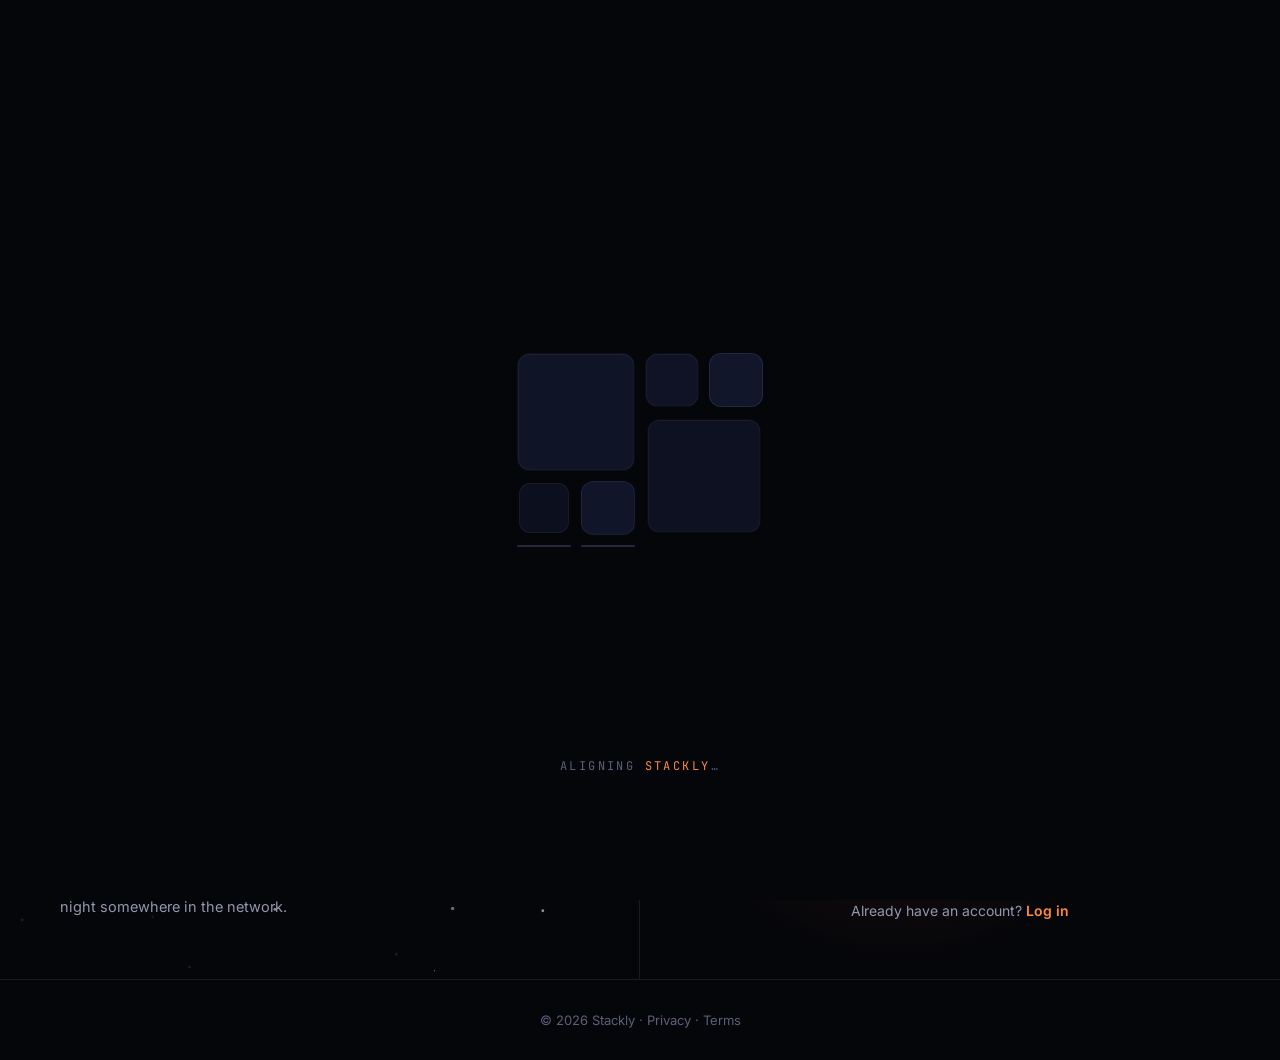
<file: signup.html>
<!DOCTYPE html>
<html lang="en">
<head>
<meta charset="UTF-8">
<meta name="viewport" content="width=device-width, initial-scale=1.0">
<title>Create account — Stackly</title>
<meta name="description" content="Create a free Stackly account and start observing with two guided telescope sessions.">
<link rel="icon" href="assets/logo.webp">
<link rel="stylesheet" href="css/style.css">
<link rel="stylesheet" href="css/animations.css">
<link rel="stylesheet" href="css/auth.css">
</head>
<body>

<div id="preloader">
  <div class="bento-loader"><span></span><span></span><span></span><span></span><span></span><span></span><span></span><span></span></div>
  <div class="loader-caption">Aligning <em>Stackly</em>…</div>
</div>
<div id="spotlight"></div>


<main class="auth-shell">

  <div class="auth-visual">
    <canvas class="starfield" data-density="110"></canvas>
    <div class="auth-planet"></div>
    <div class="auth-copy">
      <div class="eyebrow">Two sessions, free</div>
      <h2>Every account starts with a real look through a real telescope</h2>
      <p>No equipment required — just a target and a clear night somewhere in the network.</p>
    </div>
  </div>

  <div class="auth-form-side">
    <div class="auth-box">
      <div class="brand-sm"><img src="assets/logo.webp" alt=""></div>
      <button class="page-back" onclick="history.back()" aria-label="Go back">← Back</button>
      <h1>Create your account</h1>
      <p class="sub">Free to start — two guided sessions included.</p>

      <form data-validate novalidate data-redirect="login.html">
        <div class="field-row">
          <div class="field">
            <label for="sfname">First name</label>
            <input type="text" id="sfname" data-rule="name" placeholder="Amara" required>
            <div class="field-error">Only letters are allowed.</div>
          </div>
          <div class="field">
            <label for="slname">Last name</label>
            <input type="text" id="slname" data-rule="name" placeholder="Solis" required>
            <div class="field-error">Only letters are allowed.</div>
          </div>
        </div>
        <div class="field">
          <label for="semail">Email address</label>
          <input type="email" id="semail" data-rule="email" placeholder="name@gmail.com" required>
          <div class="field-error">Enter a valid email address, e.g. name@gmail.com</div>
        </div>
        <div class="field">
          <label for="spass">Password</label>
          <div class="pw-wrap">
            <input type="password" id="spass" data-rule="password" placeholder="At least 8 characters" required>
            <button type="button" class="pw-toggle" aria-label="Show password">
              <svg viewBox="0 0 24 24" fill="none" stroke="currentColor" stroke-width="1.8"><path d="M1 12s4-7 11-7 11 7 11 7-4 7-11 7-11-7-11-7Z"/><circle cx="12" cy="12" r="3"/></svg>
            </button>
          </div>
          <div class="pw-strength"><i></i><i></i><i></i><i></i></div>
          <div class="field-error">Password must be at least 8 characters.</div>
        </div>
        <div class="field">
          <label for="spass2">Confirm password</label>
          <div class="pw-wrap">
            <input type="password" id="spass2" data-rule="confirm-password" placeholder="Re-enter your password" required>
            <button type="button" class="pw-toggle" aria-label="Show password">
              <svg viewBox="0 0 24 24" fill="none" stroke="currentColor" stroke-width="1.8"><path d="M1 12s4-7 11-7 11 7 11 7-4 7-11 7-11-7-11-7Z"/><circle cx="12" cy="12" r="3"/></svg>
            </button>
          </div>
          <div class="field-error">Passwords do not match.</div>
        </div>
        <div class="remember-row" style="margin-bottom:20px;">
          <label class="checkbox-row"><input type="checkbox" data-rule="terms"> I agree to the <a href="404error.html" style="color:var(--flame-1);">Terms</a> &amp; <a href="404error.html" style="color:var(--flame-1);">Privacy Policy</a></label>
        </div>
        <button type="submit" class="btn btn-primary btn-block" data-label="Create account">Create account</button>
        <div class="form-success"><span>✓</span> Account created — redirecting to login…</div>
      </form>

      <div class="auth-divider">or continue with</div>
      <div class="social-row">
        <!-- <button class="social-btn"><svg viewBox="0 0 24 24" fill="none" stroke="currentColor" stroke-width="1.8"><circle cx="12" cy="12" r="9"/><path d="M3 12h18M12 3a13 13 0 010 18"/></svg>Google</button> -->
        <!-- <button class="social-btn"><svg viewBox="0 0 24 24" fill="none" stroke="currentColor" stroke-width="1.8"><path d="M4 4l16 16M20 4L4 20"/></svg>Apple</button> -->
      </div>

      <p class="auth-foot-link">Already have an account? <a href="login.html">Log in</a></p>
    </div>
  </div>

</main>

<footer style="text-align:center; padding:32px 0; color:var(--text-faint); font-size:13px; border-top:1px solid var(--line);">
  © <span data-year></span> Stackly · <a href="404error.html" style="color:var(--text-faint);">Privacy</a> · <a href="404error.html" style="color:var(--text-faint);">Terms</a>
</footer>

<script src="https://cdnjs.cloudflare.com/ajax/libs/gsap/3.12.5/gsap.min.js"></script>
<script src="js/main.js"></script>
<script src="js/validation.js"></script>
</body>
</html>
</file>
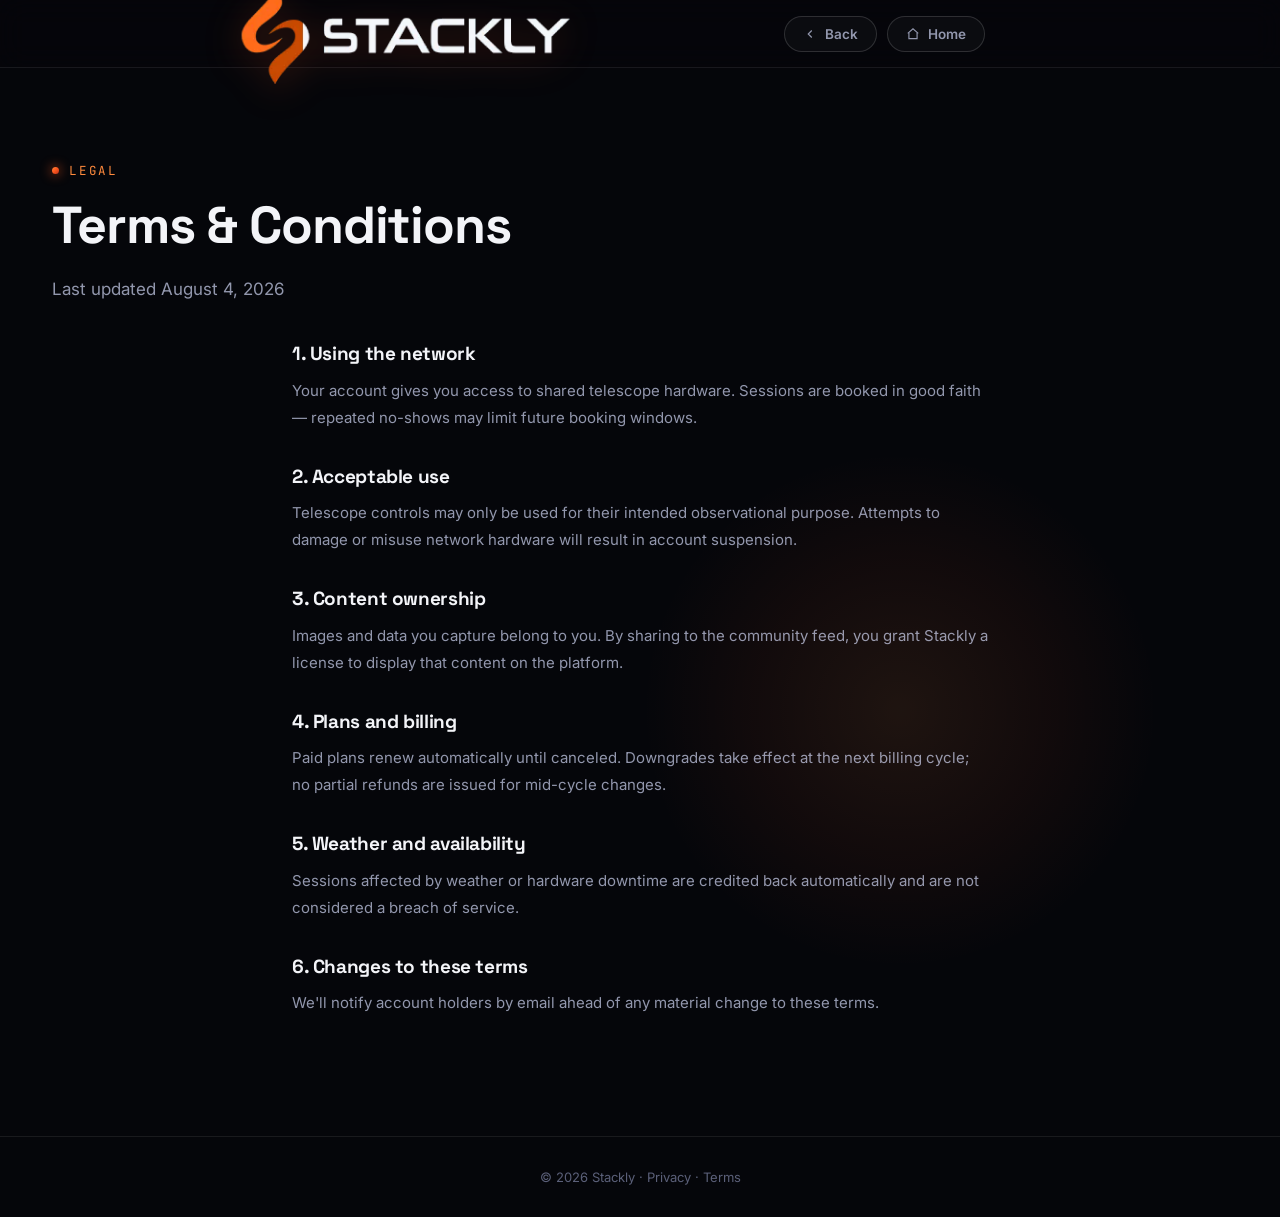
<file: terms.html>
<!DOCTYPE html>
<html lang="en">
<head>
<meta charset="UTF-8">
<meta name="viewport" content="width=device-width, initial-scale=1.0">
<title>Terms &amp; Conditions — Stackly</title>
<link rel="icon" href="assets/logo.webp">
<link rel="stylesheet" href="css/style.css">
<link rel="stylesheet" href="css/animations.css">
<link rel="stylesheet" href="css/auth.css">
</head>
<body>

<div id="spotlight"></div>

<header class="utility-nav">
  <div class="container">
    <a href="index.html" class="brand"><img src="assets/logo.webp" alt="Stackly" style="height:96px;"></a>
    <div class="utility-actions">
      <button data-go-back><svg viewBox="0 0 24 24" fill="none" stroke="currentColor" stroke-width="2"><path d="M15 18l-6-6 6-6"/></svg>Back</button>
      <a href="index.html"><svg viewBox="0 0 24 24" fill="none" stroke="currentColor" stroke-width="2"><path d="M3 11l9-8 9 8"/><path d="M5 10v10h14V10"/></svg>Home</a>
    </div>
  </div>
</header>

<main>
  <section class="page-hero" style="padding-bottom:20px;">
    <div class="container">
      <div class="eyebrow" style="justify-content:center;">Legal</div>
      <h1 style="font-size:clamp(32px,5vw,52px);">Terms &amp; Conditions</h1>
      <p>Last updated August 4, 2026</p>
    </div>
  </section>

  <section class="section" style="padding-top:20px;">
    <div class="container" style="max-width:760px; display:flex; flex-direction:column; gap:36px; color:var(--text-muted); font-size:15px; line-height:1.8;">
      <div>
        <h3 style="color:var(--text); font-size:19px; margin-bottom:12px;">1. Using the network</h3>
        <p>Your account gives you access to shared telescope hardware. Sessions are booked in good faith — repeated no-shows may limit future booking windows.</p>
      </div>
      <div>
        <h3 style="color:var(--text); font-size:19px; margin-bottom:12px;">2. Acceptable use</h3>
        <p>Telescope controls may only be used for their intended observational purpose. Attempts to damage or misuse network hardware will result in account suspension.</p>
      </div>
      <div>
        <h3 style="color:var(--text); font-size:19px; margin-bottom:12px;">3. Content ownership</h3>
        <p>Images and data you capture belong to you. By sharing to the community feed, you grant Stackly a license to display that content on the platform.</p>
      </div>
      <div>
        <h3 style="color:var(--text); font-size:19px; margin-bottom:12px;">4. Plans and billing</h3>
        <p>Paid plans renew automatically until canceled. Downgrades take effect at the next billing cycle; no partial refunds are issued for mid-cycle changes.</p>
      </div>
      <div>
        <h3 style="color:var(--text); font-size:19px; margin-bottom:12px;">5. Weather and availability</h3>
        <p>Sessions affected by weather or hardware downtime are credited back automatically and are not considered a breach of service.</p>
      </div>
      <div>
        <h3 style="color:var(--text); font-size:19px; margin-bottom:12px;">6. Changes to these terms</h3>
        <p>We'll notify account holders by email ahead of any material change to these terms.</p>
      </div>
    </div>
  </section>
</main>

<footer style="text-align:center; padding:32px 0; color:var(--text-faint); font-size:13px; border-top:1px solid var(--line);">
  © <span data-year></span> Stackly · <a href="privacy.html" style="color:var(--text-faint);">Privacy</a> · <a href="terms.html" style="color:var(--text-faint);">Terms</a>
</footer>

<script src="js/main.js"></script>
</body>
</html>
</file>
<file: css/style.css>
/* ============================================================
   STACKLY — Astronomy platform
   Base stylesheet: tokens, typography, layout, nav, footer
   ============================================================ */

@import url('https://fonts.googleapis.com/css2?family=Space+Grotesk:wght@400;500;600;700&family=Inter:wght@400;500;600;700&family=JetBrains+Mono:wght@400;500&display=swap');

:root{
  /* ---- color tokens ---- */
  --void:        #05060a;
  --void-soft:   #090b14;
  --surface:     #0d1020;
  --surface-2:   #12162a;
  --line:        rgba(255,255,255,.08);
  --line-strong: rgba(255,255,255,.14);

  --text:        #f3f4f8;
  --text-muted:  #9297ad;
  --text-faint:  #5b6079;

  --flame-1:     #ff8a3d;   /* bright orange   */
  --flame-2:     #ff5a1f;   /* mid orange      */
  --flame-3:     #c4321a;   /* deep rust red   */
  --flame-grad:  linear-gradient(135deg, var(--flame-1) 0%, var(--flame-2) 45%, var(--flame-3) 100%);

  --ok:          #3ddc97;
  --err:         #ff5a5a;

  /* ---- type ---- */
  --f-display: 'Space Grotesk', sans-serif;
  --f-body:    'Inter', sans-serif;
  --f-mono:    'JetBrains Mono', monospace;

  /* ---- layout ---- */
  --nav-h: 68px;
  --container: 1240px;
  --radius-s: 10px;
  --radius-m: 16px;
  --radius-l: 26px;
  --ease: cubic-bezier(.16,.84,.44,1);
}

*,*::before,*::after{ box-sizing:border-box; }
html{ scroll-behavior:smooth; }
html,body{ background:var(--void); }

body{
  margin:0;
  font-family:var(--f-body);
  color:var(--text);
  background:var(--void);
  overflow-x:hidden;
  -webkit-font-smoothing:antialiased;
}

body.lock-scroll{ overflow:hidden; height:100vh; }

img{ max-width:100%; display:block; }
a{ color:inherit; text-decoration:none; }
button{ font-family:inherit; cursor:pointer; }
ul{ list-style:none; margin:0; padding:0; }
::selection{ background:var(--flame-2); color:#fff; }

h1,h2,h3,h4{ font-family:var(--f-display); line-height:1.08; margin:0; letter-spacing:-.02em; }
p{ margin:0; }

.container{ max-width:var(--container); margin:0 auto; padding:0 32px; }

.eyebrow{
  display:inline-flex; align-items:center; gap:10px;
  font-family:var(--f-mono); font-size:12.5px; letter-spacing:.14em;
  text-transform:uppercase; color:var(--flame-1);
}
.eyebrow::before{
  content:''; width:7px; height:7px; border-radius:50%;
  background:var(--flame-grad); box-shadow:0 0 12px var(--flame-2);
}

.grad-text{
  background:var(--flame-grad);
  -webkit-background-clip:text; background-clip:text; color:transparent;
}

/* ---- focus visibility ---- */
a:focus-visible, button:focus-visible, input:focus-visible, textarea:focus-visible{
  outline:2px solid var(--flame-1); outline-offset:3px; border-radius:4px;
}

@media (prefers-reduced-motion: reduce){
  *{ animation-duration:.001ms !important; animation-iteration-count:1 !important; transition-duration:.001ms !important; scroll-behavior:auto !important; }
}

.bizz-text{
  display:inline-block;
  position:relative;
  color:#fff;
  font-weight:800;
  letter-spacing:.01em;
  text-shadow:0 0 6px rgba(255,255,255,.35);
  animation:bizz-float 2.8s ease-in-out infinite alternate;
}
[data-hero-title] .word{
  display:inline-block;
  white-space:pre;
  will-change:transform, opacity;
}
.bizz-text::after{
  content:'';
  position:absolute;
  inset:0;
  border-radius:6px;
  box-shadow:0 0 26px rgba(255,255,255,.12);
  opacity:.35;
}
@keyframes bizz-float{
  from{ transform:translateY(0px) scale(1); }
  to{ transform:translateY(-4px) scale(1.02); }
}

/* ============================================================
   BUTTONS
   ============================================================ */
.btn{
  position:relative; display:inline-flex; align-items:center; justify-content:center; gap:8px;
  padding:14px 28px; border-radius:100px; font-size:14.5px; font-weight:600;
  border:1px solid transparent; white-space:nowrap; overflow:hidden;
  transition:transform .45s var(--ease), box-shadow .45s var(--ease);
}
.btn-primary{
  background:var(--flame-grad); color:#0c0704;
  box-shadow:0 8px 24px -8px rgba(255,90,31,.6);
}
.btn-primary:hover{ transform:translateY(-2px) scale(1.02); box-shadow:0 14px 34px -10px rgba(255,90,31,.75); }
.notify-button{
  position:relative; overflow:hidden;
  background:rgba(255,255,255,.08);
  color:#ffffff;
  border:1px solid rgba(255,255,255,.16);
  border-radius:100px;
  padding:14px 26px;
  font-family:var(--f-body);
  font-size:14.5px;
  font-weight:600;
  letter-spacing:-.01em;
  text-transform:none;
  box-shadow:0 18px 40px rgba(0,0,0,.18);
  transition:transform .25s ease, background .25s ease, box-shadow .25s ease;
  cursor:pointer;
}
.notify-button::before{
  content:'';
  position:absolute; inset:0;
  z-index:-1;
  background:radial-gradient(circle at 25% 20%, rgba(0,238,255,.24), transparent 40%);
  opacity:0;
  transition:opacity .25s ease;
  pointer-events:none;
}
.notify-button:hover{
  background:rgba(255,255,255,.14);
  box-shadow:0 22px 50px rgba(0,0,0,.22);
  transform:translateY(-1px) scale(1.01);
}
.notify-button:hover::before{
  opacity:1;
}
.notify-button-splash{
  position:absolute;
  border-radius:50%;
  pointer-events:none;
  background:radial-gradient(circle, rgba(0,238,255,.5) 0%, rgba(0,238,255,0) 55%);
  transform:scale(0);
  opacity:0.9;
}
@keyframes notify-splash{
  to{ transform:scale(2.2); opacity:0; }
}
.letter-roll {
  display:inline-flex;
  gap:0.7em;
  transform-style:preserve-3d;
  perspective:700px;
  white-space:nowrap;
  align-items:center;
}
.letter-roll-word {
  display:inline-flex;
  gap:0.14em;
  white-space:nowrap;
}
.letter-roll-char {
  position:relative;
  display:inline-flex;
  align-items:center;
  justify-content:center;
  min-width:0.95em;
  min-height:1.1em;
  padding:0 0.08em;
  transform-style:preserve-3d;
  animation:letter-roll-rotate 2.8s linear infinite;
  animation-fill-mode:both;
  vertical-align:middle;
}
.letter-roll-char span {
  display:flex;
  align-items:center;
  justify-content:center;
  min-width:0;
  width:max-content;
}
.letter-roll-char .letter-face {
  position:absolute;
  inset:0;
  display:flex;
  align-items:center;
  justify-content:center;
  white-space:pre;
  backface-visibility:hidden;
  transform-style:preserve-3d;
  color:#fff;
  text-shadow:0 0 1px rgba(255,255,255,.5);
  font-weight:800;
}
.letter-roll-char .letter-front{ transform:translateZ(var(--letter-d, 0.5em)); opacity:1; }
.letter-roll-char .letter-top{ transform:rotateX(-90deg) translateZ(var(--letter-d, 0.5em)); opacity:0.25; }
.letter-roll-char .letter-bottom{ transform:rotateX(90deg) translateZ(var(--letter-d, 0.5em)); opacity:0.25; }
.letter-roll-char .letter-back{ transform:rotateX(180deg) translateZ(var(--letter-d, 0.5em)); opacity:0; }
@keyframes letter-roll-rotate{
  0%{ transform:rotateX(0deg); }
  25%{ transform:rotateX(-90deg); }
  50%{ transform:rotateX(-180deg); }
  75%{ transform:rotateX(-270deg); }
  100%{ transform:rotateX(-360deg); }
}
.btn-ghost{
  background:rgba(255,255,255,.03); color:var(--text); border-color:var(--line-strong);
  backdrop-filter:blur(6px);
}
.btn-ghost:hover{ background:rgba(255,255,255,.08); border-color:var(--flame-2); }
.btn-block{ width:100%; }
.btn[disabled]{ opacity:.5; pointer-events:none; }

/* ============================================================
   PRELOADER — Bento grid reveal
   ============================================================ */
#preloader{
  position:fixed; inset:0; z-index:9999; background:var(--void);
  display:grid; place-items:center;
}
.bento-loader{
  display:grid;
  grid-template-columns:repeat(4,54px);
  grid-template-rows:repeat(3,54px);
  gap:10px;
}
.bento-loader span{
  border-radius:12px; background:var(--surface-2);
  border:1px solid var(--line);
  transform:scale(.4); opacity:0;
}
.bento-loader span:nth-child(1){ grid-column:1/3; grid-row:1/3; }
.bento-loader span:nth-child(6){ grid-column:3/5; grid-row:2/4; }
.loader-caption{
  position:absolute; bottom:14%; left:50%; transform:translateX(-50%);
  font-family:var(--f-mono); font-size:12px; letter-spacing:.2em; text-transform:uppercase;
  color:var(--text-faint);
}
.loader-caption em{
  font-style:normal; color:var(--flame-1);
}

/* ============================================================
   CURSOR SPOTLIGHT (telescope lens)
   ============================================================ */
#spotlight{
  position:fixed; top:0; left:0; width:520px; height:520px; border-radius:50%;
  pointer-events:none; z-index:5;
  background:radial-gradient(circle, rgba(255,138,61,.10) 0%, rgba(255,90,31,.05) 40%, transparent 70%);
  transform:translate(-50%,-50%); will-change:transform;
  mix-blend-mode:screen;
}
@media (hover:none){ #spotlight{ display:none; } }

#click-effect-overlay{
  position:fixed;
  inset:0;
  pointer-events:none;
  overflow:visible;
  z-index:999;
}

.click-effect-label{
  position:absolute;
  left:50%;
  top:50%;
  transform:translate(-50%, -50%);
  white-space:nowrap;
  pointer-events:none;
  user-select:none;
  font-family:var(--f-body);
  font-size:clamp(28px, 4vw, 60px);
  font-weight:600;
  color:#ffffff;
  opacity:.92;
  text-shadow:0 0 28px rgba(255,255,255,.15);
}

/* ============================================================
   STARFIELD CANVAS
   ============================================================ */
canvas.starfield{
  position:absolute; inset:0; width:100%; height:100%; display:block;
}

/* ============================================================
   NAVBAR — small bar, oversized logo
   ============================================================ */
.nav{
  position:fixed; top:0; left:0; right:0; z-index:1000;
  height:var(--nav-h);
  display:flex; align-items:center;
  background:rgba(5,6,10,.55);
  backdrop-filter:blur(14px) saturate(140%);
  border-bottom:1px solid var(--line);
  transition:background .4s var(--ease), border-color .4s var(--ease);
}
.nav.is-scrolled{ background:rgba(5,6,10,.85); }
.nav .container{ display:flex; align-items:center; justify-content:space-between; height:100%; width:100%; }

.brand{ display:flex; align-items:center; height:100%; position:relative; left:-72px; flex-shrink:0; }
.brand img{
  height:52px; width:auto; position:relative; top:2px; left:-32px;
  filter:drop-shadow(0 6px 18px rgba(255,90,31,.25));
  transition:transform .4s var(--ease);
}
.brand:hover img{ transform:scale(1.04); }
@media (min-width:901px){
  .brand{ left:-92px; }
  .brand img{ left:-42px; }
}
.nav-links{ display:flex; align-items:center; gap:6px; margin-left:50px; }
.nav-links a{
  position:relative; padding:9px 16px; font-size:14px; font-weight:500; color:var(--text-muted);
  border-radius:100px; transition:color .3s, background .3s;
}
.nav-links a:hover, .nav-links a.active{ color:var(--text); background:rgba(255,255,255,.06); }
.nav-links a.active{ color:var(--flame-1); }

.nav-actions{ 
  display:flex; 
  align-items:center; 
  gap:12px; 
  flex-shrink:0;
  margin-left:24px;
}
.nav-actions .btn{ padding:10px 20px; font-size:13.5px; }

.nav-toggle{
  display:none; width:40px; height:40px; border-radius:10px; border:1px solid rgba(255,255,255,.22);
  background:rgba(15,18,24,.96) !important; position:relative;
  box-shadow:0 10px 30px rgba(0,0,0,.35);
}
.nav-toggle:hover{
  background:rgba(255,255,255,.14) !important;
}
.nav-toggle span, .nav-toggle span::before, .nav-toggle span::after{
  content:''; position:absolute; left:9px; right:9px; height:2px; background:var(--text); border-radius:2px;
  transition:transform .3s var(--ease), opacity .3s;
}
.nav-toggle span{ top:19px; }
.nav-toggle span::before{ top:-7px; }
.nav-toggle span::after{ top:7px; }
.nav-toggle.is-open span{ background:transparent; }
.nav-toggle.is-open span::before{ transform:translateY(7px) rotate(45deg); }
.nav-toggle.is-open span::after{ transform:translateY(-7px) rotate(-45deg); }

@media (max-width:900px){
  .nav-links{
    position:fixed; 
    top:var(--nav-h); 
    left:0; 
    right:0; 
    bottom:0;
    width:100%;
    height:calc(100vh - var(--nav-h));
    background:#0d1020;
    display:flex;
    flex-direction:column; 
    align-items:stretch; 
    gap:0;
    padding:20px;
    transform:translateX(100%); 
    transition:transform .45s var(--ease), visibility .45s var(--ease);
    overflow-y:auto;
    overflow-x:hidden;
    z-index:999;
    visibility:hidden;
    box-shadow:-2px 0 40px rgba(0,0,0,.9);
    border-left:1px solid rgba(255,138,61,.2);
  }
  .nav-links.is-open{ 
    transform:translateX(0); 
    visibility:visible; 
  }
  .nav-links a{ 
    padding:16px 12px; 
    font-size:16px;
    border-radius:8px;
    color:var(--text);
    margin:6px 0;
    display:block;
    transition:all .2s ease;
    border-left:3px solid transparent;
  }
  .nav-links a:hover{
    background:rgba(255,138,61,.2);
    color:var(--flame-1);
    border-left-color:var(--flame-1);
    padding-left:18px;
  }
  .nav-links a.active{
    background:rgba(255,138,61,.15);
    color:var(--flame-1);
    border-left-color:var(--flame-1);
  }
  .nav-toggle{ display:block; }
  .nav-cta .btn-ghost{ display:none; }
  .brand{ left:0; margin-left:8px; }
  .brand img{ height:56px; left:0; }
  .desktop-only{ display:none; }
  .mobile-only{ display:flex; }
  
  body.lock-scroll{ overflow:hidden; }
}
}

@media (max-width:900px){
  .contact-grid{
    display:grid;
    grid-template-columns:1fr;
    gap:30px;
  }
  .contact-cards{
    display:flex;
    flex-direction:column;
    gap:20px;
  }
}
@media (min-width:901px){
  .desktop-only{ display:flex; }
  .mobile-only{ display:none; }
}

/* Dashboard nav variant — logo + profile only */
.nav-dash .container{ justify-content:space-between; align-items:center; }
.nav-dash .brand{ position:relative; left:0; margin-right:auto; }
.nav-dash .brand img{ height:56px; width:auto; left:0; top:0; }
.nav-dash .nav-right{ display:flex; align-items:center; gap:14px; }

.nav.nav-dash .brand{ left:0 !important; margin-right:auto !important; }
.nav.nav-dash .brand img{ left:0 !important; top:0 !important; }

@media (min-width:901px){
  .nav-dash .container{ justify-content:space-between; }
  .nav-dash .brand{ margin-right:0; }
  .nav-dash .brand img{ left:0; }
}

.profile-menu{ position:relative; }
.profile-trigger{
  display:flex; align-items:center; gap:10px; background:rgba(255,255,255,.04);
  border:1px solid var(--line-strong); padding:6px 14px 6px 6px; border-radius:100px;
}
.profile-trigger .avatar{
  width:34px; height:34px; border-radius:50%; background:var(--flame-grad);
  display:grid; place-items:center; font-family:var(--f-mono); font-size:13px; font-weight:700; color:#1a0a04;
}
.profile-trigger span{ font-size:13.5px; color:var(--text-muted); }
.profile-trigger svg{ width:14px; color:var(--text-faint); transition:transform .3s; }
.profile-menu.is-open .profile-trigger svg{ transform:rotate(180deg); }

.profile-dropdown{
  position:absolute; top:calc(100% + 10px); right:0; width:220px;
  background:var(--surface); border:1px solid var(--line-strong); border-radius:var(--radius-m);
  padding:8px; opacity:0; transform:translateY(-8px) scale(.97); pointer-events:none;
  transform-origin:top right; transition:opacity .25s var(--ease), transform .25s var(--ease);
  box-shadow:0 20px 40px -12px rgba(0,0,0,.6);
}
.profile-menu.is-open .profile-dropdown{ opacity:1; transform:translateY(0) scale(1); pointer-events:auto; }
.profile-dropdown a, .profile-dropdown button{
  display:flex; align-items:center; gap:10px; width:100%; padding:10px 12px; border-radius:10px;
  font-size:13.5px; color:var(--text-muted); background:none; border:none; text-align:left;
}
.profile-dropdown a:hover, .profile-dropdown button:hover{ background:rgba(255,255,255,.06); color:var(--text); }
.profile-dropdown hr{ border:none; border-top:1px solid var(--line); margin:6px 4px; }

/* ============================================================
   FOOTER — unique, animated
   ============================================================ */
.site-footer{
  position:relative; margin-top:160px; padding-top:120px; overflow:hidden;
  border-top:1px solid var(--line);
  background:
    radial-gradient(60% 260px at 50% 0%, rgba(255,90,31,.14), transparent 70%),
    var(--void-soft);
}
.footer-orbit{
  position:absolute; top:-140px; left:50%; transform:translateX(-50%);
  width:640px; height:640px; border-radius:50%; border:1px dashed var(--line-strong);
  animation:spin 60s linear infinite;
}
.footer-orbit::before{
  content:''; position:absolute; top:50%; left:-6px; width:12px; height:12px; border-radius:50%;
  background:var(--flame-grad); box-shadow:0 0 20px 4px rgba(255,90,31,.6);
}
.footer-orbit.orbit-2{ width:440px; height:440px; top:-40px; animation-duration:40s; animation-direction:reverse; }
@keyframes spin{ to{ transform:translateX(-50%) rotate(360deg); } }

.footer-top{
  position:relative; z-index:2;
  display:flex; flex-direction:column; align-items:center; text-align:center; gap:22px;
  padding-bottom:80px;
}
.footer-top .brand-mark img{ height:150px; }
.footer-top h3{ font-size:clamp(28px,4vw,44px); max-width:900px; width:100%; }
.footer-newsletter{
  display:flex; gap:10px; margin-top:10px; width:100%; max-width:520px;
}
.footer-newsletter input{
  flex:1; padding:13px 18px; border-radius:100px; border:1px solid var(--line-strong);
  background:rgba(255,255,255,.03); color:var(--text); font-size:14px;
}
.footer-newsletter input::placeholder{ color:var(--text-faint); }

.scroll-caption{
  margin-top:24px;
  color:var(--text-faint);
  font-family:var(--f-mono);
  font-size:13px;
  letter-spacing:.22em;
  text-transform:uppercase;
  opacity:.88;
}

.footer-grid{
  position:relative; z-index:2;
  display:grid; grid-template-columns:1.4fr 1fr 1fr 1fr; gap:40px;
  padding:0 0 56px; border-top:1px solid var(--line); padding-top:56px;
}
.footer-col h5{ font-family:var(--f-mono); font-size:12px; letter-spacing:.12em; text-transform:uppercase; color:var(--text-faint); margin-bottom:18px; }
.footer-col ul{ display:flex; flex-direction:column; gap:12px; }
.footer-col a{ font-size:14px; color:var(--text-muted); transition:color .25s, padding-left .25s; position:relative; }
.footer-col a:hover{ color:var(--flame-1); padding-left:6px; }
.footer-about p{ font-size:14px; color:var(--text-muted); line-height:1.7; max-width:280px; }

.footer-socials{ display:flex; gap:10px; margin-top:18px; }
.footer-socials a{
  width:38px; height:38px; border-radius:50%; border:1px solid var(--line-strong);
  display:grid; place-items:center; color:var(--text-muted); transition:.3s var(--ease);
}
.footer-socials a svg{ width:16px; height:16px; }
.footer-socials a:hover{ background:var(--flame-grad); color:#1a0a04; border-color:transparent; transform:translateY(-3px) rotate(8deg); }

.footer-bottom{
  position:relative; z-index:2;
  display:flex; align-items:center; justify-content:space-between; gap:20px;
  padding:26px 0; border-top:1px solid var(--line);
  font-size:13px; color:var(--text-faint); flex-wrap:wrap;
}
.footer-bottom .legal-links{ display:flex; gap:22px; }
.footer-bottom .legal-links a{ color:var(--text-faint); transition:color .25s; }
.footer-bottom .legal-links a:hover{ color:var(--text); }

@media (max-width:860px){
  .footer-grid{ grid-template-columns:1fr 1fr; }
  .footer-bottom{ flex-direction:column; text-align:center; }
}

/* ============================================================
   SHARED SECTION UTILITIES
   ============================================================ */
.section{ position:relative; padding:120px 0; }
.section-head{ max-width:640px; margin-bottom:64px; }
.section-head h2{ font-size:clamp(30px,4.2vw,48px); margin-top:16px; }
.section-head p{ margin-top:18px; color:var(--text-muted); font-size:16px; line-height:1.7; }
.section-head.center{ margin-left:auto; margin-right:auto; text-align:center; }
.team-card{
  position:relative; width:100%; max-width:320px; background:linear-gradient(160deg,var(--surface),var(--surface-2));
  border:1px solid var(--line); border-radius:28px; padding:36px 28px 32px;
  display:flex; flex-direction:column; align-items:center; gap:16px; text-align:center;
  overflow:hidden; transition:transform .35s var(--ease), border-color .35s var(--ease), box-shadow .35s var(--ease);
}
.team-card:hover{
  transform:translateY(-6px);
  border-color:var(--line-strong);
  box-shadow:0 30px 70px -40px rgba(0,0,0,.85);
}
.team-card .team-photo{
  width:120px;
  height:120px;
  border-radius:50%;
  object-fit:cover;
  display:block;
}
.team-card h4{ margin:0; font-size:1.2rem; }
.team-card p{ margin:0; color:var(--text-muted); line-height:1.7; font-size:14px; }
.team-socials{
  position:absolute; left:50%; bottom:18px; transform:translate(-50%, 16px);
  display:flex; gap:10px; opacity:0; pointer-events:none;
  transition:opacity .35s var(--ease), transform .35s var(--ease);
}
.team-card:hover .team-socials{
  opacity:1; transform:translate(-50%, 0);
  pointer-events:auto;
}
.team-socials a{
  width:38px; height:38px; border-radius:50%; border:1px solid var(--line-strong);
  background:rgba(255,255,255,.04); color:var(--text-muted); display:grid; place-items:center;
  transition:transform .3s var(--ease), background .3s var(--ease), color .3s var(--ease), border-color .3s var(--ease);
}
.team-socials a:hover{
  color:#1a0a04; background:var(--flame-grad); border-color:transparent;
  transform:translateY(-3px) rotate(8deg);
}
.team-socials svg{ width:16px; height:16px; }

.page-hero{
  padding:calc(var(--nav-h) + 90px) 0 80px;
  text-align:left;
}
.page-hero .eyebrow{ justify-content:flex-start; margin-bottom:18px; }
.page-hero h1{ font-size:clamp(38px,6vw,68px); }
.page-hero p{ max-width:600px; margin:22px 0 0; color:var(--text-muted); font-size:17px; line-height:1.7; }

/* back / home nav for utility pages */
.utility-nav{
  position:fixed; top:0; left:0; right:0; z-index:1000; height:var(--nav-h);
  display:flex; align-items:center; background:rgba(5,6,10,.6); backdrop-filter:blur(14px);
  border-bottom:1px solid var(--line);
}
.utility-nav .container{ display:flex; align-items:center; justify-content:space-between; height:100%; }
.utility-actions{ display:flex; gap:10px; }
.utility-actions button, .utility-actions a{
  display:flex; align-items:center; gap:8px; padding:9px 18px; border-radius:100px; font-size:13.5px; font-weight:600;
  border:1px solid var(--line-strong); background:rgba(255,255,255,.03); color:var(--text-muted);
  transition:.3s var(--ease);
}
.utility-actions button:hover, .utility-actions a:hover{ color:var(--text); border-color:var(--flame-2); background:rgba(255,255,255,.07); }
.utility-actions svg{ width:14px; height:14px; }
</file>
<file: css/animations.css>
/* ============================================================
   ANIMATIONS — keyframes & motion utility classes
   ============================================================ */

@keyframes twinkle{
  0%,100%{ opacity:.25; transform:scale(1); }
  50%{ opacity:1; transform:scale(1.2); }
}
@keyframes floaty{
  0%,100%{ transform:translateY(0) rotate(var(--r,0deg)); }
  50%{ transform:translateY(-16px) rotate(var(--r,0deg)); }
}
@keyframes pulse-ring{
  0%{ box-shadow:0 0 0 0 rgba(255,90,31,.5); }
  100%{ box-shadow:0 0 0 18px rgba(255,90,31,0); }
}
@keyframes marquee-scroll{
  from{ transform:translateX(0); }
  to{ transform:translateX(-50%); }
}
@keyframes shimmer{
  from{ background-position:-200% 0; }
  to{ background-position:200% 0; }
}
@keyframes fadeUp{
  from{ opacity:0; transform:translateY(28px); }
  to{ opacity:1; transform:translateY(0); }
}

.reveal{ opacity:0; transform:translateY(40px); }

/* ---- reusable gsap targets get plain classes, JS drives the actual tween ---- */

/* ============================================================
   MARQUEE (infinite)
   ============================================================ */
.marquee{
  position:relative; overflow:hidden; -webkit-mask-image:linear-gradient(90deg,transparent,#000 8%,#000 92%,transparent);
  mask-image:linear-gradient(90deg,transparent,#000 8%,#000 92%,transparent);
}
.marquee-track{
  display:flex; width:max-content; gap:56px; padding:10px 28px;
  animation:marquee-scroll 26s linear infinite;
}
.marquee:hover .marquee-track{ animation-play-state:paused; }
.marquee-item{
  display:flex; align-items:center; gap:12px; font-family:var(--f-mono);
  font-size:14px; letter-spacing:.08em; color:var(--text-faint); white-space:nowrap;
}
.marquee-item svg{ width:18px; height:18px; color:var(--flame-1); }

/* ============================================================
   BENTO GRID (services / features)
   ============================================================ */
.bento-grid{
  display:grid; grid-template-columns:repeat(4,1fr); grid-auto-rows:190px; gap:20px;
  grid-auto-flow:dense;
}
.bento-item{
  position:relative; border-radius:var(--radius-l); border:1px solid var(--line);
  background:linear-gradient(160deg, var(--surface), var(--surface-2));
  padding:28px; overflow:hidden; isolation:isolate;
  transition:border-color .4s var(--ease), transform .4s var(--ease);
}
.bento-item::before{
  content:''; position:absolute; inset:0; z-index:-1; opacity:0;
  background:radial-gradient(220px circle at var(--mx,50%) var(--my,50%), rgba(255,138,61,.18), transparent 70%);
  transition:opacity .4s;
}
.bento-item:hover{ transform:translateY(-4px); border-color:var(--line-strong); }
.bento-item:hover::before{ opacity:1; }
.bento-item .tag{ font-family:var(--f-mono); font-size:11px; letter-spacing:.1em; color:var(--flame-1); text-transform:uppercase; }
.bento-item h4{ font-size:20px; margin-top:auto; }
.bento-item p{ font-size:13.5px; color:var(--text-muted); margin-top:8px; line-height:1.6; }
.bento-item .icon{
  width:44px; height:44px; border-radius:12px; background:rgba(255,138,61,.1); border:1px solid rgba(255,138,61,.25);
  display:grid; place-items:center; margin-bottom:16px;
}
.bento-item .icon svg{ width:20px; height:20px; color:var(--flame-1); }
.bento-item{ display:flex; flex-direction:column; }

.bento-item.b-wide{ grid-column:span 2; }
.bento-item.b-tall{ grid-row:span 2; }

@media (max-width:980px){
  .bento-grid{ grid-template-columns:repeat(2,1fr); }
  .bento-item.b-wide{ grid-column:span 2; }
}
@media (max-width:900px){
  .bento-grid{ grid-template-columns:1fr !important; grid-auto-rows:auto !important; }
  .bento-item, .bento-item.b-wide, .bento-item.b-tall{ grid-column:auto; grid-row:auto; min-height:170px; }
}
@media (max-width:600px){
  .bento-grid{ grid-template-columns:1fr !important; grid-auto-rows:auto !important; }
  .bento-item, .bento-item.b-wide, .bento-item.b-tall{ grid-column:auto; grid-row:auto; min-height:170px; }
}

/* ============================================================
   FLIP CARDS
   ============================================================ */
.flip-card{ perspective:1400px; height:280px; }
.flip-card-inner{
  position:relative; width:100%; height:100%; text-align:left;
  transform-style:preserve-3d; transition:transform .7s var(--ease);
}
.flip-card.is-flipped .flip-card-inner{ transform:rotateY(180deg); }
.flip-face{
  position:absolute; inset:0; backface-visibility:hidden; border-radius:var(--radius-l);
  border:1px solid var(--line); padding:26px; display:flex; flex-direction:column;
}
.flip-front{ background:linear-gradient(160deg,var(--surface),var(--surface-2)); }
.flip-back{
  background:var(--flame-grad); color:#1a0a04; transform:rotateY(180deg); justify-content:center;
}
.flip-front h4{ font-size:19px; margin-top:auto; }
.flip-front p{ font-size:13px; color:var(--text-muted); margin-top:8px; }
.flip-card .team-photo{ width:110px; height:110px; border-radius:50%; object-fit:cover; margin:0 auto 20px; display:block; box-shadow:0 24px 40px rgba(0,0,0,.14); }
.flip-back h4{ font-size:18px; }
.flip-back p{ font-size:13.5px; margin-top:10px; line-height:1.6; }
.flip-hint{ margin-top:auto; font-family:var(--f-mono); font-size:11px; color:var(--text-faint); letter-spacing:.08em; }

/* ============================================================
   EXPANDABLE CARDS (accordion style)
   ============================================================ */
.expand-list{ display:flex; flex-direction:column; gap:14px; }
.expand-item{
  border:1px solid var(--line); border-radius:var(--radius-m); background:var(--surface);
  overflow:hidden; transition:border-color .3s;
}
.expand-item.is-open{ border-color:var(--flame-2); }
.expand-head{
  display:flex; align-items:center; justify-content:space-between; gap:20px;
  width:100%; padding:24px 26px; background:none; border:none; color:var(--text); text-align:left;
}
.expand-head .num{ font-family:var(--f-mono); color:var(--flame-1); font-size:13px; margin-right:14px; }
.expand-head h4{ font-size:17px; font-weight:600; flex:1; }
.expand-head .plus{
  width:30px; height:30px; border-radius:50%; border:1px solid var(--line-strong);
  display:grid; place-items:center; flex-shrink:0; transition:transform .4s var(--ease), background .3s;
  position:relative;
}
.expand-head .plus::before, .expand-head .plus::after{
  content:''; position:absolute; background:var(--text-muted); transition:background .3s;
}
.expand-head .plus::before{ width:12px; height:1.5px; }
.expand-head .plus::after{ width:1.5px; height:12px; }
.expand-item.is-open .plus{ transform:rotate(135deg); background:var(--flame-grad); border-color:transparent; }
.expand-item.is-open .plus::before, .expand-item.is-open .plus::after{ background:#1a0a04; }
.expand-body{ max-height:0; overflow:hidden; transition:max-height .5s var(--ease); }
.expand-body-in{ padding:0 26px 26px 66px; color:var(--text-muted); font-size:14.5px; line-height:1.7; }

/* ============================================================
   HOVER REVEAL CARDS
   ============================================================ */
.reveal-card{
  position:relative; border-radius:var(--radius-l); overflow:hidden; height:340px;
  border:1px solid var(--line);
}
.reveal-card img{ width:100%; height:100%; object-fit:cover; transition:transform .8s var(--ease); }
.reveal-card:hover img{ transform:scale(1.08); }
.reveal-card::after{
  content:''; position:absolute; inset:0;
  background:linear-gradient(0deg, rgba(5,6,10,.95) 10%, rgba(5,6,10,.2) 60%, transparent 100%);
}
.reveal-card-content{
  position:absolute; left:0; right:0; bottom:0; z-index:2; padding:26px;
  transform:translateY(46px); transition:transform .5s var(--ease);
}
.reveal-card:hover .reveal-card-content{ transform:translateY(0); }
.reveal-card-content .tag{ font-family:var(--f-mono); font-size:11px; color:var(--flame-1); letter-spacing:.1em; text-transform:uppercase; }
.reveal-card-content h4{ font-size:19px; margin-top:8px; }
.reveal-card-content p{
  font-size:13.5px; color:var(--text-muted); margin-top:10px; line-height:1.6;
  max-height:0; opacity:0; overflow:hidden; transition:max-height .5s var(--ease) .1s, opacity .4s ease .1s;
}
.reveal-card:hover .reveal-card-content p{ max-height:100px; opacity:1; }

/* ============================================================
   TIMELINE
   ============================================================ */
.timeline{ position:relative; max-width:760px; margin:0 auto; }
.timeline::before{
  content:''; position:absolute; left:20px; top:0; bottom:0; width:1px;
  background:linear-gradient(var(--line-strong), var(--line-strong) 90%, transparent);
}
.timeline-item{ position:relative; padding:0 0 64px 66px; }
.timeline-item:last-child{ padding-bottom:0; }
.timeline-dot{
  position:absolute; left:11px; top:2px; width:18px; height:18px; border-radius:50%;
  background:var(--void); border:2px solid var(--flame-2);
}
.timeline-dot::after{
  content:''; position:absolute; inset:3px; border-radius:50%; background:var(--flame-grad);
  transform:scale(0); transition:transform .4s var(--ease);
}
.timeline-item.is-active .timeline-dot::after{ transform:scale(1); }
.timeline-item.is-active .timeline-dot{ animation:pulse-ring 1.8s ease-out infinite; }
.timeline-year{ font-family:var(--f-mono); font-size:12.5px; color:var(--flame-1); letter-spacing:.1em; }
.timeline-item h4{ font-size:20px; margin-top:8px; }
.timeline-item p{ font-size:14.5px; color:var(--text-muted); margin-top:10px; line-height:1.7; max-width:520px; }

/* ============================================================
   STATIC LIVE STATS GRID
   ============================================================ */
.stats-grid{
  display:grid; grid-template-columns:repeat(4, minmax(0, 1fr)); gap:18px; align-items:stretch;
}
.stats-grid--compact{ grid-template-columns:repeat(3, minmax(0, 1fr)); }
.stat-card{
  width:100%; padding:18px 18px 20px; border-radius:24px;
  background:
    linear-gradient(180deg, rgba(255,255,255,.04), transparent 18%),
    radial-gradient(circle at top right, rgba(255,138,61,.16), transparent 42%),
    linear-gradient(160deg, rgba(20,22,34,.98), rgba(12,14,24,.96));
  border:1px solid rgba(255,255,255,.14);
  box-shadow:
    0 28px 60px -34px rgba(0,0,0,.88),
    inset 0 1px 0 rgba(255,255,255,.07);
  backdrop-filter:blur(12px);
  display:grid; gap:12px;
  overflow:hidden;
  position:relative;
}
.stat-card::after{
  content:''; position:absolute; inset:0 auto auto 0; width:100%; height:3px;
  background:linear-gradient(90deg, rgba(255,138,61,.8), transparent 78%);
}
.stat-card::before{
  content:''; position:absolute; inset:auto -40px -40px auto; width:110px; height:110px;
  border-radius:50%; background:radial-gradient(circle, rgba(255,138,61,.24), transparent 68%);
  pointer-events:none;
}
.float-card-head{ display:flex; align-items:center; gap:10px; position:relative; z-index:1; }
.float-card-icon{
  width:40px; height:40px; flex-shrink:0; border-radius:12px;
  display:grid; place-items:center; background:rgba(255,138,61,.12);
  border:1px solid rgba(255,138,61,.25); color:var(--flame-1);
  box-shadow:0 12px 24px -18px rgba(255,138,61,.95);
}
.float-card-icon svg{ width:18px; height:18px; }
.stat-card h5{
  margin:0; font-size:11.5px; letter-spacing:.14em; text-transform:uppercase;
  color:var(--text-faint);
}
.stat-card .big-num{
  font-family:var(--f-mono); font-size:31px; color:var(--flame-1); margin:0;
  line-height:1; letter-spacing:.04em; position:relative; z-index:1;
}
.stat-card p{
  font-size:13px; color:var(--text-muted); margin:0; line-height:1.6;
  position:relative; z-index:1;
}
@media (max-width:980px){
  .stats-grid, .stats-grid--compact{ grid-template-columns:repeat(2, minmax(0, 1fr)); }
}
@media (max-width:640px){
  .stats-grid, .stats-grid--compact{ grid-template-columns:1fr; }
}

/* ============================================================
   HORIZONTAL SCROLL SECTION
   ============================================================ */
.hscroll-section{ position:relative; }
.hscroll-pin{ height:100vh; display:flex; align-items:center; overflow:hidden; }
.hscroll-track{ display:flex; gap:32px; will-change:transform; padding-left:48px; }
.hscroll-card{
  flex:0 0 auto; width:440px; height:520px; border-radius:40px; position:relative;
  overflow:hidden; border:1px solid rgba(255,255,255,.08); background:rgba(3,5,12,.72);
  box-shadow:0 42px 120px -48px rgba(0,0,0,.85); transition:transform .45s ease, border-color .45s ease, box-shadow .45s ease;
}
.hscroll-card:hover{
  transform:translateY(-22px) scale(1.015);
  border-color:rgba(255,255,255,.22);
  box-shadow:0 56px 142px -50px rgba(0,0,0,.88);
}
.hscroll-card img{
  width:100%; height:100%; object-fit:cover;
  transition:transform .9s ease, filter .9s ease;
}
.hscroll-card:hover img{
  transform:scale(1.14) rotate(-1.2deg);
  filter:brightness(.92) contrast(1.08);
}
.hscroll-card::before{
  content:''; position:absolute; inset:0;
  background:radial-gradient(circle at 20% 20%, rgba(255,255,255,.12), transparent 18%),
             radial-gradient(circle at 80% 70%, rgba(255,255,255,.08), transparent 16%);
  pointer-events:none;
}
.hscroll-card::after{
  content:''; position:absolute; inset:0; background:linear-gradient(180deg, rgba(5,6,10,0) 28%, rgba(5,6,10,.98) 100%);
  pointer-events:none;
}
.hscroll-card-info{
  position:absolute; left:0; bottom:0; width:100%; padding:34px 32px 34px;
  z-index:2; display:flex; flex-direction:column; gap:10px;
  background:rgba(4,6,12,.5); backdrop-filter:blur(20px);
}
.hscroll-card-info .tag{
  display:inline-flex; align-items:center; justify-content:center;
  padding:.55em 1em; border-radius:999px; background:rgba(255,255,255,.08);
  font-family:var(--f-mono); font-size:11px; color:var(--flame-1); letter-spacing:.16em; text-transform:uppercase;
}
.hscroll-card-info h4{
  font-size:28px; line-height:1.05; margin:0; color:#fff; letter-spacing:-.03em;
}
.hscroll-card-info h4 + p{
  margin:0; color:rgba(255,255,255,.72); font-size:15px; line-height:1.75;
}

/* ============================================================
   STICKY SCROLL (image sticks, text scrolls beside it)
   ============================================================ */
.sticky-wrap{ display:grid; grid-template-columns:1fr 1fr; gap:60px; align-items:start; }
.sticky-visual{ position:sticky; top:calc(var(--nav-h) + 40px); height:560px; border-radius:var(--radius-l); overflow:hidden; border:1px solid var(--line); }
.sticky-visual img{ width:100%; height:100%; object-fit:cover; }
.sticky-steps{ display:flex; flex-direction:column; gap:220px; padding:40px 0; }
.sticky-step{ opacity:.3; transition:opacity .4s; }
.sticky-step.is-active{ opacity:1; }
.sticky-step .num{ font-family:var(--f-mono); color:var(--flame-1); font-size:13px; }
.sticky-step h4{ font-size:26px; margin-top:12px; }
.sticky-step p{ font-size:15px; color:var(--text-muted); margin-top:14px; line-height:1.75; max-width:400px; }

@media (max-width:900px){
  .sticky-wrap{ grid-template-columns:1fr; }
  .sticky-visual{ position:relative; top:0; height:320px; }
  .sticky-steps{ gap:60px; }
}

/* ============================================================
   FORMS
   ============================================================ */
.field{ position:relative; margin-bottom:22px; }
.field label{ display:block; font-size:13px; color:var(--text-muted); margin-bottom:8px; font-weight:500; }
.field input, .field textarea{
  width:100%; padding:14px 16px; border-radius:var(--radius-s); border:1px solid var(--line-strong);
  background:rgba(255,255,255,.03); color:var(--text); font-size:14.5px; font-family:var(--f-body);
  transition:border-color .3s, background .3s;
}
.field textarea{ resize:vertical; min-height:120px; }
.field input:focus, .field textarea:focus{ border-color:var(--flame-2); background:rgba(255,255,255,.05); outline:none; }
.field input.invalid, .field textarea.invalid{ border-color:var(--err); }
.field input.valid{ border-color:var(--ok); }
.field-error{ display:none; font-size:12.5px; color:var(--err); margin-top:7px; font-family:var(--f-mono); }
.field.has-error .field-error{ display:block; }
.field.has-error input, .field.has-error textarea{ border-color:var(--err); }
.field-row{ display:grid; grid-template-columns:1fr 1fr; gap:18px; }
@media (max-width:560px){ .field-row{ grid-template-columns:1fr; } }

.pw-wrap{ position:relative; }
.pw-toggle{
  position:absolute; right:14px; top:50%; transform:translateY(-50%);
  background:none; border:none; color:var(--text-faint); display:flex; padding:4px;
}
.pw-toggle svg{ width:18px; height:18px; }
.pw-toggle:hover{ color:var(--text-muted); }
.pw-strength{ display:flex; gap:5px; margin-top:9px; }
.pw-strength i{ flex:1; height:3px; border-radius:3px; background:var(--line-strong); }
.pw-strength i.on{ background:var(--flame-grad); }

.form-note{ font-size:13px; color:var(--text-faint); margin-top:6px; }
.form-success{
  display:none; align-items:center; gap:12px; padding:16px 20px; border-radius:var(--radius-m);
  background:rgba(61,220,151,.08); border:1px solid rgba(61,220,151,.3); color:var(--ok); font-size:14px; margin-top:18px;
}
.form-success.show{ display:flex; }
</file>
<file: css/auth.css>
/* ============================================================
   AUTH PAGES — login / create account
   ============================================================ */
.auth-shell{
  min-height:100vh; display:grid; grid-template-columns:1fr 1fr; padding-top:var(--nav-h);
}
.auth-visual{
  position:relative; overflow:hidden; border-right:1px solid var(--line);
  display:flex; align-items:flex-end; padding:60px;
}
.auth-visual .auth-copy{ position:relative; z-index:2; }
.auth-visual .eyebrow{ margin-bottom:16px; }
.auth-visual h2{ font-size:clamp(26px,3vw,36px); max-width:420px; }
.auth-visual p{ margin-top:16px; color:var(--text-muted); max-width:380px; line-height:1.7; font-size:14.5px; }

.auth-planet{
  position:absolute; width:340px; height:340px; border-radius:50%; top:14%; right:-90px;
  background:radial-gradient(circle at 35% 30%, #ff9d5c, #c4321a 55%, #3a1108 100%);
  box-shadow:inset -30px -20px 60px rgba(0,0,0,.5), 0 0 90px rgba(255,90,31,.25);
  animation:floaty 9s ease-in-out infinite;
}
.auth-planet::after{
  content:''; position:absolute; inset:-30px; border-radius:50%; border:1px solid var(--line-strong);
  transform:rotate(-18deg) scaleY(.3);
}

.auth-form-side{ display:flex; align-items:center; justify-content:center; padding:60px 32px; }
.auth-box{ width:100%; max-width:400px; }
.auth-box .brand-sm{ display:flex; align-items:center; gap:10px; margin-bottom:36px; }
.auth-box .brand-sm img{ height:56px; }
.page-back{
  display:inline-flex; align-items:center; gap:10px; background:transparent; border:none;
  color:var(--text-muted); font-weight:700; margin-bottom:12px; cursor:pointer; font-size:14px;
}
.page-back:hover{ color:var(--text); }

/* auth mode buttons (admin / public) */
.auth-mode-row{ display:flex; gap:10px; margin-bottom:14px; }
.mode-btn{
  flex:1; padding:10px 12px; border-radius:10px; border:1px solid var(--line);
  background:transparent; color:var(--text); font-weight:600; cursor:pointer;
}
.mode-btn.admin-mode{ border-color:var(--flame-1); }
.mode-btn.public-mode{ border-color:rgba(255,255,255,.06); }
.mode-btn:hover{ background:rgba(255,255,255,.02); }
.mode-btn.active{ background:var(--flame-1); color:#1a0a04; border-color:var(--flame-1); }
.mode-error{ font-size:13px; color:var(--err); margin-top:6px; }
.auth-box h1{ font-size:28px; }
.auth-box .sub{ color:var(--text-muted); margin-top:10px; font-size:14.5px; }
.auth-box form{ margin-top:32px; }

.auth-divider{ display:flex; align-items:center; gap:14px; margin:26px 0; color:var(--text-faint); font-size:12.5px; }
.auth-divider::before, .auth-divider::after{ content:''; flex:1; height:1px; background:var(--line); }

.social-row{ display:grid; grid-template-columns:1fr 1fr; gap:12px; }
.social-btn{
  display:flex; align-items:center; justify-content:center; gap:10px; padding:12px; border-radius:var(--radius-s);
  border:1px solid var(--line-strong); background:rgba(255,255,255,.03); font-size:13.5px; font-weight:500;
  transition:.3s var(--ease);
}
.social-btn:hover{ background:rgba(255,255,255,.07); border-color:var(--line-strong); }
.social-btn svg{ width:16px; height:16px; }

.auth-foot-link{ text-align:center; margin-top:28px; font-size:14px; color:var(--text-muted); }
.auth-foot-link a{ color:var(--flame-1); font-weight:600; }

.remember-row{ display:flex; align-items:center; justify-content:space-between; margin:-6px 0 22px; }
.checkbox-row{ display:flex; align-items:center; gap:9px; font-size:13.5px; color:var(--text-muted); }
.checkbox-row input{ accent-color:var(--flame-2); width:15px; height:15px; }
.remember-row a{ font-size:13.5px; color:var(--flame-1); }

@media (max-width:900px){
  .auth-shell{ grid-template-columns:1fr; }
  .auth-visual{ display:none; }
}

/* ============================================================
   404 PAGE
   ============================================================ */
.error-shell{
  min-height:100vh; display:flex; flex-direction:column; align-items:center; justify-content:center;
  text-align:center; padding:var(--nav-h) 24px 60px; position:relative; overflow:hidden;
}
.error-code{
  font-family:var(--f-display); font-size:clamp(120px,22vw,260px); font-weight:700; line-height:.9;
  background-image: var(--flame-grad);
  -webkit-background-clip: text;
  -moz-background-clip: text;
  background-clip: text;
  color: transparent;
  -webkit-text-fill-color: transparent;
  -moz-text-fill-color: transparent;
  position:relative;
}
.error-code .word{
  background-image: var(--flame-grad);
  -webkit-background-clip: text;
  -moz-background-clip: text;
  background-clip: text;
  color: transparent;
  -webkit-text-fill-color: transparent;
  -moz-text-fill-color: transparent;
}
.error-shell h2{ font-size:clamp(22px,3vw,30px); margin-top:10px; }
.error-shell p{ color:var(--text-muted); margin-top:16px; max-width:420px; font-size:15px; line-height:1.7; }
.error-actions{ display:flex; gap:14px; margin-top:34px; }

.drift-rock{
  position:absolute; width:60px; height:60px; border-radius:40% 60% 55% 45% / 50% 45% 55% 50%;
  background:linear-gradient(160deg,var(--surface-2),var(--void-soft)); border:1px solid var(--line-strong);
  animation:floaty 8s ease-in-out infinite;
}
</file>
<file: css/dashboard.css>
/* Dashboard-specific layout and component styles */
* { box-sizing: border-box; }
body.dash-body{ background:var(--void); min-height:100vh; overflow-x:hidden; }
body.dash-body .nav,
body.dash-body .nav-dash,
body.dash-body .nav-right{ display:none !important; }
.dash-shell{ display:flex; min-height:100vh; overflow-x:hidden; width:100%; }
.dash-sidebar{
  width:260px; flex-shrink:0; position:fixed; top:0; bottom:0; left:0;
  background:var(--surface); border-right:1px solid var(--line);
  padding:24px 16px; display:flex; flex-direction:column; gap:10px; overflow-y:auto;
}
.side-label{
  font-family:var(--f-mono); font-size:10px; letter-spacing:.14em; text-transform:uppercase;
  color:var(--text-faint); margin:0 0 12px;
}
.side-link{
  display:flex; align-items:center; gap:12px; width:100%; padding:12px 14px;
  border-radius:14px; border:none; background:transparent; color:var(--text-muted);
  text-align:left; font-size:14px; font-weight:500; transition:.25s ease;
}
.side-link svg{ width:18px; height:18px; flex-shrink:0; }
.side-link:hover{ background:rgba(255,255,255,.05); color:var(--text); }
.side-link.active{ background:linear-gradient(90deg, rgba(255,138,61,.16), rgba(255,138,61,.05)); color:var(--text); }
.side-link.active::before{
  content:''; position:absolute; left:-10px; top:12px; bottom:12px; width:3px; border-radius:100px; background:var(--flame-grad);
}
.side-link{ position:relative; }
.side-link .badge{
  margin-left:auto; font-family:var(--f-mono); font-size:10px; background:rgba(255,138,61,.15);
  color:var(--flame-1); padding:3px 8px; border-radius:999px;
}
.dash-main{ flex:1; margin-left:260px; padding:34px 42px 80px; min-width:0; width:100%; overflow-x:hidden; }
.dash-brand-row{ display:flex; align-items:center; justify-content:space-between; gap:14px; margin-bottom:24px; position:sticky; top:0; z-index:30; padding:8px 0 12px; background:linear-gradient(180deg, rgba(10,10,18,.98), rgba(10,10,18,.82) 78%, rgba(10,10,18,0)); }
.dash-logo{ height:42px; width:auto; filter:drop-shadow(0 12px 24px rgba(255,90,31,.14)); }
.dash-brand-row span{ font-size:15px; font-weight:600; letter-spacing:.18em; text-transform:uppercase; color:var(--text-muted); }
.profile-label{ display:flex; flex-direction:column; align-items:flex-start; gap:2px; text-align:left; }
.profile-label strong{ font-size:14px; color:var(--text); line-height:1.2; }
.profile-label .profile-email{ font-size:12px; color:var(--text-muted); line-height:1.2; }
.dash-header,
.dash-section-header{ display:flex; flex-wrap:wrap; align-items:flex-end; justify-content:space-between; gap:16px; margin-bottom:28px; }
.dash-header h1,
.dash-section-header h2{ font-size:30px; margin:0; }
.dash-header p,
.dash-section-header p{ margin:8px 0 0; color:var(--text-muted); max-width:680px; }
.dash-header-actions{ display:flex; gap:12px; flex-wrap:wrap; min-width:0; }
.stat-grid{ display:grid; grid-template-columns:repeat(4, minmax(0, 1fr)); gap:20px; margin-bottom:28px; width:100%; }
.stat-card{ background:linear-gradient(180deg, rgba(255,255,255,.04), rgba(255,255,255,.02)); border:1px solid var(--line); border-radius:24px; padding:24px; min-width:0; }
.stat-top{ display:flex; align-items:center; justify-content:space-between; gap:10px; font-size:13px; color:var(--text-muted); }
.num{ font-family:var(--f-display); font-size:34px; margin:18px 0 8px; }
.delta{ font-family:var(--f-mono); font-size:12px; padding:4px 10px; border-radius:999px; }
.delta.up{ color:var(--ok); background:rgba(61,220,151,.15); }
.delta.down{ color:var(--err); background:rgba(255,90,90,.12); }
.dash-grid{ display:grid; grid-template-columns:1.4fr 1fr; gap:20px; width:100%; min-width:0; }
.panel{ background:var(--surface); border:1px solid var(--line); border-radius:22px; padding:24px; min-width:0; overflow:hidden; }
.panel-head{ display:flex; align-items:center; justify-content:space-between; gap:10px; margin-bottom:18px; }
.panel-head h3{ margin:0; font-size:16px; }
.panel-head span{ color:var(--text-muted); font-size:13px; }
.panel-cta{ margin-top:18px; }
.quick-list,
.activity-list{ display:grid; gap:12px; }
.quick-list{ list-style:none; padding:0; margin:0; }
.quick-list li{ font-size:14px; color:var(--text-muted); }
.activity-list .activity-item{ display:flex; flex-direction:column; gap:6px; padding:12px 0; border-bottom:1px solid var(--line); }
.activity-list .activity-item:last-child{ border-bottom:none; }
.activity-item strong{ color:var(--text); }
.activity-item span{ color:var(--text-muted); font-size:14px; }
.dash-table{ width:100%; border-collapse:collapse; margin-top:10px; min-width:600px; }
.dash-table-wrapper { overflow-x:auto; -webkit-overflow-scrolling:touch; margin:0 -24px; padding:0 24px; }
.dash-table-wrapper .dash-table { margin:0; min-width:100%; }
.dash-table th,
.dash-table td{ padding:14px 12px; text-align:left; border-bottom:1px solid var(--line); }
.dash-table th{ font-family:var(--f-mono); font-size:11px; letter-spacing:.12em; text-transform:uppercase; color:var(--text-faint); }
.dash-table td{ font-size:14px; color:var(--text); }
.dash-table tbody tr:last-child td{ border-bottom:none; }
.pill{ display:inline-flex; align-items:center; gap:6px; padding:6px 10px; border-radius:999px; font-family:var(--f-mono); font-size:11px; }
.pill.active{ background:rgba(61,220,151,.12); color:var(--ok); }
.pill.pending{ background:rgba(255,138,61,.12); color:var(--flame-1); }
.details-grid{ display:grid; gap:16px; }
.details-grid div{ display:flex; justify-content:space-between; gap:16px; align-items:center; font-size:14px; color:var(--text-muted); }
.details-grid strong{ color:var(--text); }
.dash-section{ display:none; }
.dash-section.active{ display:block; }
.sidebar-backdrop{ position:fixed; inset:0; top:var(--nav-h); background:rgba(0,0,0,.45); opacity:0; visibility:hidden; pointer-events:none; transition:.25s ease; z-index:900; }
.sidebar-backdrop.is-open{ opacity:1; visibility:visible; pointer-events:auto; }
.profile-menu{ position:relative; }
.profile-trigger{ display:flex; align-items:center; gap:10px; padding:10px 14px; border:1px solid rgba(255,255,255,.12); border-radius:999px; background:rgba(255,255,255,.04); color:var(--text); }
.avatar{ width:36px; height:36px; border-radius:50%; display:grid; place-items:center; background:linear-gradient(135deg, #ff8a3d, #c4321a); color:#1a0a04; font-family:var(--f-mono); font-size:12px; }
.profile-dropdown{ position:absolute; right:0; top:calc(100% + 12px); width:220px; background:var(--surface); border:1px solid var(--line); border-radius:18px; padding:14px 0; opacity:0; visibility:hidden; transform:translateY(-10px); transition:.2s ease; z-index:920; }
.profile-dropdown a{ display:block; padding:12px 18px; color:var(--text); text-decoration:none; font-size:14px; }
.profile-dropdown a:hover{ background:rgba(255,255,255,.05); }
.profile-menu.open .profile-dropdown{ opacity:1; visibility:visible; transform:translateY(0); }
.sidebar-toggle{
  display:none; position:relative; width:44px; height:44px; border-radius:14px;
  border:1px solid rgba(255,255,255,.16); background:rgba(255,255,255,.06); color:var(--text);
  align-items:center; justify-content:center; padding:0;
}
.sidebar-toggle span,
.sidebar-toggle span::before,
.sidebar-toggle span::after{
  content:''; position:absolute; left:12px; right:12px; height:2px;
  background:var(--text); border-radius:999px;
  transition:transform .3s ease, opacity .3s ease;
}
.sidebar-toggle span{ top:18px; }
.sidebar-toggle span::before{ top:12px; }
.sidebar-toggle span::after{ top:24px; }
.sidebar-toggle:hover{ background:rgba(255,255,255,.12); }
.sidebar-toggle.is-open span{ background:transparent; }
.sidebar-toggle.is-open span::before{ transform:translateY(6px) rotate(45deg); }
.sidebar-toggle.is-open span::after{ transform:translateY(-6px) rotate(-45deg); }
/* Responsive SVG and canvas fixes */
svg { max-width: 100%; height: auto; }
canvas { max-width: 100%; }
.chart-wrap { width: 100%; overflow-x: auto; -webkit-overflow-scrolling: touch; }
/* hide native scrollbars completely in dashboard views */
body.dash-body, body.dash-body * {
  scrollbar-width: none; /* Firefox */
  -ms-overflow-style: none; /* IE 10+ */
}
body.dash-body *::-webkit-scrollbar {
  width: 0 !important;
  height: 0 !important;
}
body.dash-body *::-webkit-scrollbar-track,
body.dash-body *::-webkit-scrollbar-thumb {
  background: transparent !important;
}
.orbit-progress { width: 100%; display: flex; flex-direction: column; gap: 16px; max-width: 100%; }
.orbit-ring { max-width: 100%; width: 100%; }
.orbit-ring svg { max-width: 150px; width: 100%; height: auto; display: block; margin: 0 auto; }
.tabs { display: flex; gap: 10px; flex-wrap: wrap; }
.tabs button { padding: 8px 14px; border: 1px solid rgba(255,255,255,.12); background: rgba(255,255,255,.04); color: var(--text); border-radius: 8px; font-size: 12px; cursor: pointer; transition: .2s ease; }
.tabs button.active { background: rgba(255,138,61,.15); color: var(--flame-1); border-color: rgba(255,138,61,.3); }
.user-cell { display: flex; align-items: center; gap: 8px; }
.mini-avatar { width: 32px; height: 32px; border-radius: 50%; display: grid; place-items: center; background: rgba(255,138,61,.2); color: var(--flame-1); font-family: var(--f-mono); font-size: 11px; flex-shrink: 0; }
.panel p, .panel div, .panel span { word-break: break-word; overflow-wrap: break-word; }
.orbit-ring-label { white-space: nowrap; }
/* Ensure inline-styled containers don't overflow */
.panel > div { max-width: 100%; overflow-x: hidden; }
/* Final overflow prevention */
body.dash-body, html { overflow-x: hidden; }
.dash-main, .dash-shell, .dash-sidebar { overflow-x: hidden !important; }
@media (max-width:1100px){ .dash-grid{ grid-template-columns:1fr; } .stat-grid{ grid-template-columns:repeat(2,minmax(0,1fr)); } }
@media (max-width:900px){ .dash-sidebar{ transform:translateX(-100%); transition:transform .35s ease; z-index:910; } .dash-sidebar.is-open{ transform:translateX(0); } .dash-main{ margin-left:0; padding:24px 18px 80px; overflow-x:hidden; min-width:0; } .sidebar-toggle{ display:flex; } .profile-trigger{ max-width:220px; min-width:0; } .profile-label{ min-width:0; overflow:hidden; } .profile-label strong, .profile-label .profile-email{ display:block; overflow:hidden; text-overflow:ellipsis; white-space:nowrap; } .panel-table { padding:0; overflow-x:auto; -webkit-overflow-scrolling:touch; } .panel-table .panel-head { padding:24px 24px 0; } .panel-table .dash-table { margin:24px 0 0; } .dash-table { min-width:600px; } .dash-grid { gap: 16px; } .orbit-ring svg { max-width: 120px; } .chart-wrap { max-height: 300px; }
}
@media (max-width:680px){ .stat-grid{ grid-template-columns:1fr; } .dash-header, .dash-section-header{ align-items:flex-start; } .dash-header-actions{ width:100%; flex-direction:column; } .dash-header-actions .stat-card { width: 100%; max-width: 100%; min-width: 0; } .profile-trigger{ max-width:180px; } .dash-main{ padding:16px 12px 80px; min-width:0; } .panel-table { padding:0; overflow-x:auto; } .dash-table { font-size:13px; min-width:550px; } .orbit-progress { flex-direction: column; align-items: center; } .orbit-ring svg { max-width: 100px; } .dash-grid { flex-direction: column; gap: 16px; } .stat-card { width: 100%; max-width: 100%; } .orbit-ring { width: 100%; display: flex; justify-content: center; } div[style*="display:grid"] { width: 100% !important; max-width: 100%; overflow-x: hidden; }
}
@media (max-width:480px){ .dash-main{ padding:12px 10px 80px; min-width:0; } .stat-card{ padding:16px 12px; width: 100%; max-width: 100%; } .panel{ padding:16px 12px; } .panel-table { padding:0; overflow-x:auto; } .dash-table { font-size:12px; min-width:500px; } .dash-table th, .dash-table td { padding:10px 8px; } .dash-header { flex-direction: column; } .dash-header h1 { font-size: 24px; } .orbit-ring svg { max-width: 90px; } .orbit-ring { width: 100%; display: flex; justify-content: center; } .chart-wrap { max-height: 250px; font-size: 10px; } .tabs button { padding: 6px 10px; font-size: 11px; } div[style*="display:grid"] { width: 100% !important; max-width: 100%; overflow-x: hidden; } .dash-header-actions { gap: 8px; } .orbit-progress > div { width: 100%; }
}
</file>
